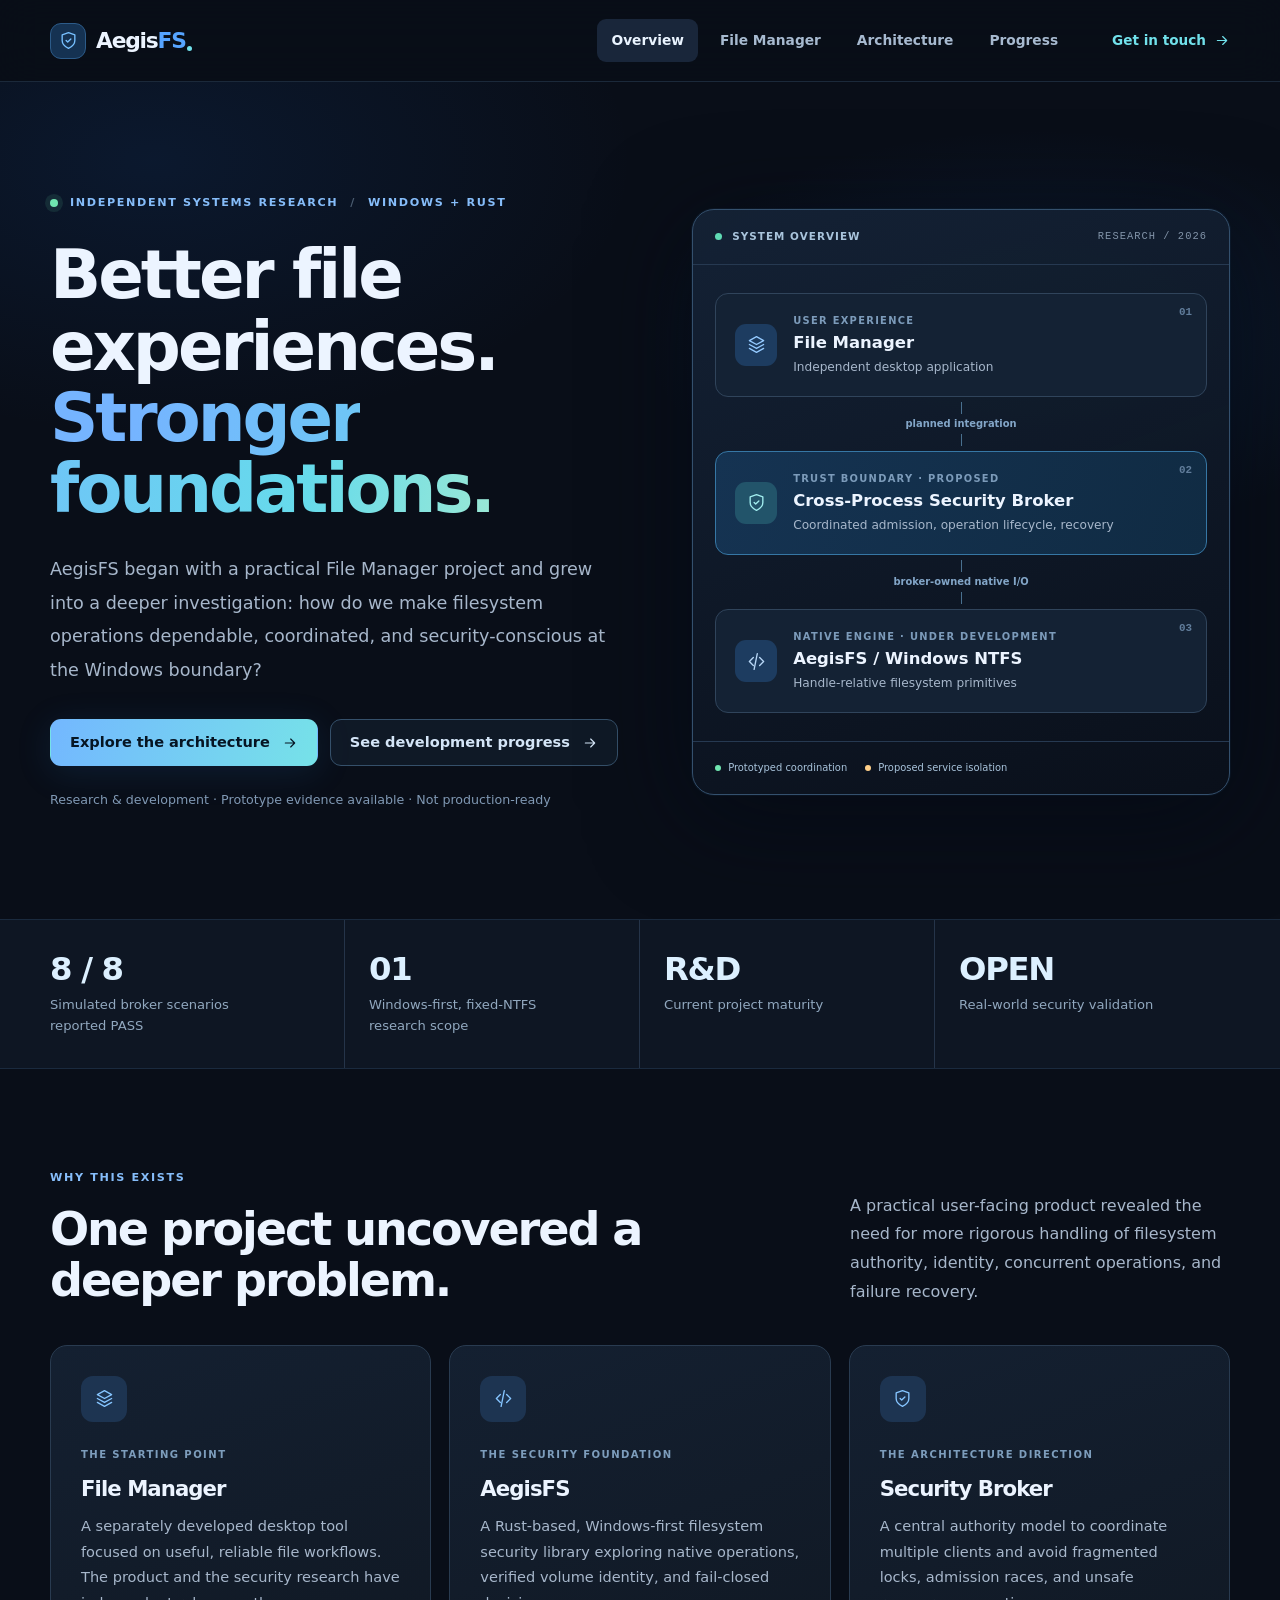
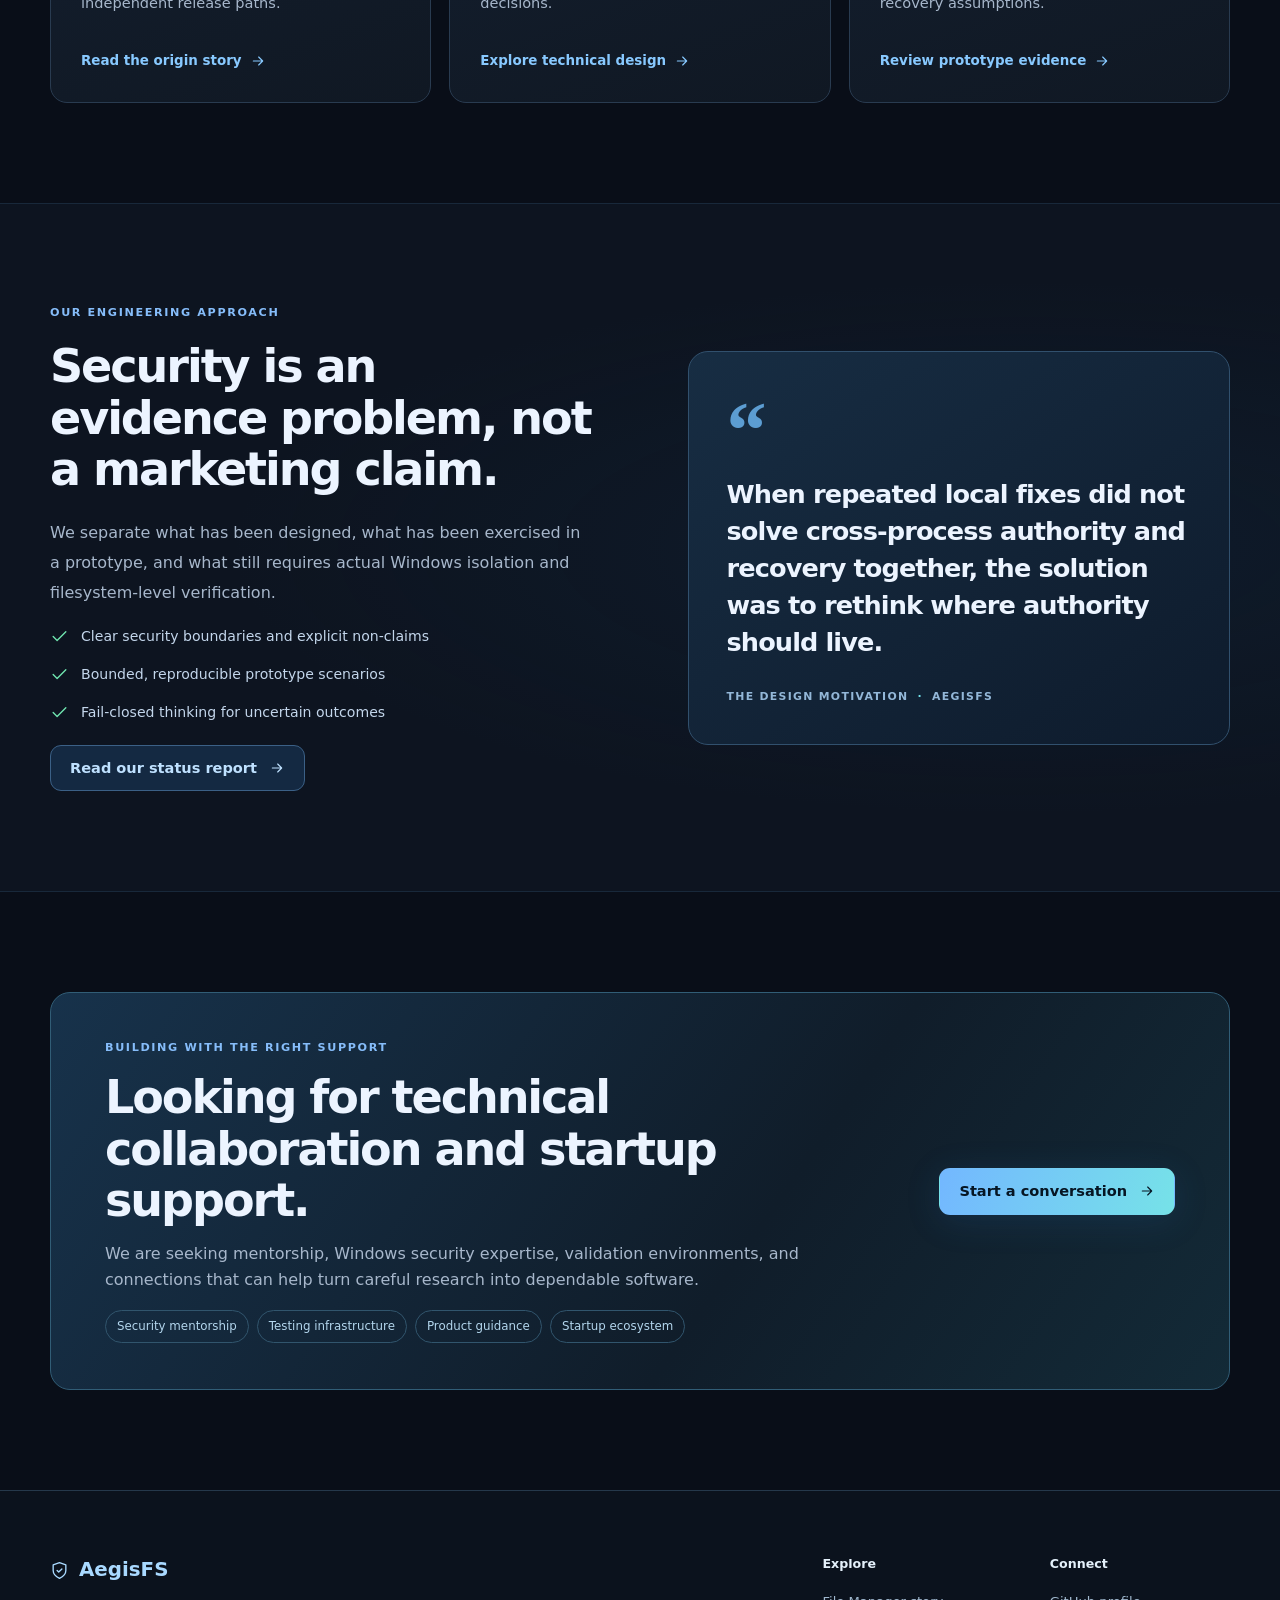
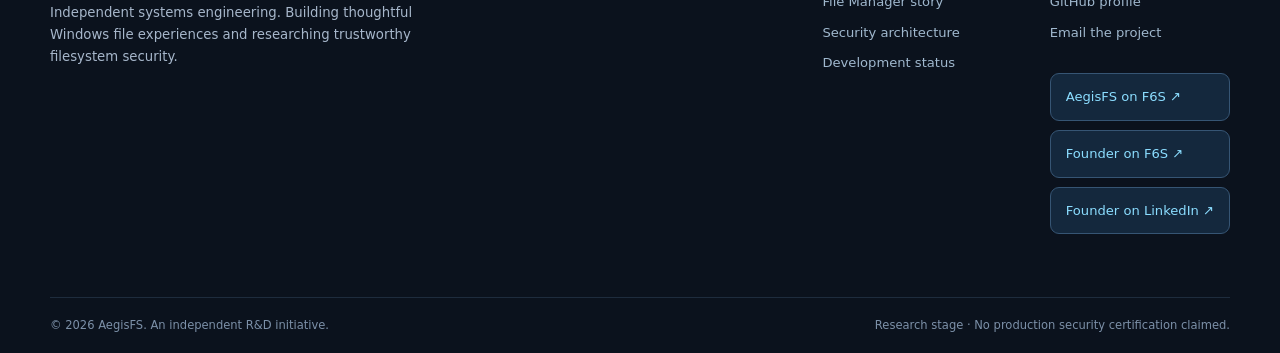
<file: index.html>
<!doctype html>
<html lang="en"><head><meta charset="utf-8"><meta name="viewport" content="width=device-width,initial-scale=1">
<title>Independent Windows filesystem security research | AegisFS</title><meta name="description" content="From a practical File Manager to AegisFS: independent Rust and Windows filesystem security engineering, broker architecture research and an honest development roadmap."><meta name="theme-color" content="#090e18"><meta name="color-scheme" content="dark">
<meta property="og:type" content="website"><meta property="og:title" content="Independent Windows filesystem security research | AegisFS"><meta property="og:description" content="From a practical File Manager to AegisFS: independent Rust and Windows filesystem security engineering, broker architecture research and an honest development roadmap."><meta property="og:url" content="https://drkavinet.tech/"><meta property="og:site_name" content="AegisFS">
<link rel="canonical" href="https://drkavinet.tech/"><link rel="icon" type="image/svg+xml" href="assets/favicon.svg"><link rel="stylesheet" href="assets/styles.css"><script src="assets/site.js" defer></script></head>
<body><a class="skip-link" href="#main">Skip to content</a>
<header class="site-header"><div class="container header-inner">
  <a class="brand" href="index.html" aria-label="AegisFS home"><span class="brand-mark"><svg aria-hidden="true" width="19" height="19" viewBox="0 0 24 24" fill="none" stroke="currentColor" stroke-width="1.7" stroke-linecap="round" stroke-linejoin="round"><path d="M12 22s8-4 8-10V5l-8-3-8 3v7c0 6 8 10 8 10Z"/><path d="m9 12 2 2 4-4"/></svg></span><span>Aegis<span class="brand-accent">FS</span></span><span class="brand-dot"></span></a>
  <nav class="desktop-nav" aria-label="Primary navigation"><a href="index.html" class="nav-link is-active" aria-current="page">Overview</a><a href="file-manager.html" class="nav-link " >File Manager</a><a href="architecture.html" class="nav-link " >Architecture</a><a href="progress.html" class="nav-link " >Progress</a></nav>
  <a class="header-contact" href="contact.html">Get in touch <svg aria-hidden="true" width="19" height="19" viewBox="0 0 24 24" fill="none" stroke="currentColor" stroke-width="1.7" stroke-linecap="round" stroke-linejoin="round"><path d="M5 12h14m-6-6 6 6-6 6"/></svg></a>
  <button class="mobile-nav-button" type="button" aria-expanded="false" aria-controls="mobile-navigation" aria-label="Open menu"><svg aria-hidden="true" width="19" height="19" viewBox="0 0 24 24" fill="none" stroke="currentColor" stroke-width="1.7" stroke-linecap="round" stroke-linejoin="round"><path d="M4 7h16M4 12h16M4 17h16"/></svg></button>
</div><nav class="mobile-nav" id="mobile-navigation" aria-label="Mobile navigation" hidden><a href="index.html" class="nav-link is-active" aria-current="page">Overview</a><a href="file-manager.html" class="nav-link " >File Manager</a><a href="architecture.html" class="nav-link " >Architecture</a><a href="progress.html" class="nav-link " >Progress</a><a class="nav-link" href="contact.html">Contact</a></nav></header><main id="main">
<section class="hero hero-home"><div class="container hero-grid"><div class="hero-copy">
 <div class="eyebrow"><span class="signal"></span> INDEPENDENT SYSTEMS RESEARCH <span class="eyebrow-divider">/</span> WINDOWS + RUST</div>
 <h1>Better file experiences.<br><span class="gradient-text">Stronger foundations.</span></h1>
 <p class="hero-lead">AegisFS began with a practical File Manager project and grew into a deeper investigation: how do we make filesystem operations dependable, coordinated, and security-conscious at the Windows boundary?</p>
 <div class="hero-actions"><a class="btn btn-primary" href="architecture.html">Explore the architecture <svg aria-hidden="true" width="19" height="19" viewBox="0 0 24 24" fill="none" stroke="currentColor" stroke-width="1.7" stroke-linecap="round" stroke-linejoin="round"><path d="M5 12h14m-6-6 6 6-6 6"/></svg></a><a class="btn btn-ghost" href="progress.html">See development progress <svg aria-hidden="true" width="19" height="19" viewBox="0 0 24 24" fill="none" stroke="currentColor" stroke-width="1.7" stroke-linecap="round" stroke-linejoin="round"><path d="M5 12h14m-6-6 6 6-6 6"/></svg></a></div>
 <p class="hero-caption">Research &amp; development · Prototype evidence available · Not production-ready</p>
 </div>
 <div class="hero-visual" aria-label="Diagram showing the File Manager, broker and AegisFS research layers">
 <div class="visual-top"><span><span class="visual-pulse"></span> SYSTEM OVERVIEW</span><span class="mono">RESEARCH / 2026</span></div>
 <div class="visual-system"><div class="system-card client-card"><div class="system-icon"><svg aria-hidden="true" width="19" height="19" viewBox="0 0 24 24" fill="none" stroke="currentColor" stroke-width="1.7" stroke-linecap="round" stroke-linejoin="round"><path d="m12 2 9 5-9 5-9-5 9-5Zm-9 10 9 5 9-5M3 17l9 5 9-5"/></svg></div><div><small>USER EXPERIENCE</small><strong>File Manager</strong><p>Independent desktop application</p></div><span class="node-number">01</span></div>
 <div class="flow-connector"><span></span><b>planned integration</b><span></span></div>
 <div class="system-card broker-card"><div class="system-icon"><svg aria-hidden="true" width="19" height="19" viewBox="0 0 24 24" fill="none" stroke="currentColor" stroke-width="1.7" stroke-linecap="round" stroke-linejoin="round"><path d="M12 22s8-4 8-10V5l-8-3-8 3v7c0 6 8 10 8 10Z"/><path d="m9 12 2 2 4-4"/></svg></div><div><small>TRUST BOUNDARY · PROPOSED</small><strong>Cross-Process Security Broker</strong><p>Coordinated admission, operation lifecycle, recovery</p></div><span class="node-number">02</span></div>
 <div class="flow-connector"><span></span><b>broker-owned native I/O</b><span></span></div>
 <div class="system-card fs-card"><div class="system-icon"><svg aria-hidden="true" width="19" height="19" viewBox="0 0 24 24" fill="none" stroke="currentColor" stroke-width="1.7" stroke-linecap="round" stroke-linejoin="round"><path d="m8 17-5-5 5-5m8 0 5 5-5 5m-3-15-4 20"/></svg></div><div><small>NATIVE ENGINE · UNDER DEVELOPMENT</small><strong>AegisFS / Windows NTFS</strong><p>Handle-relative filesystem primitives</p></div><span class="node-number">03</span></div></div>
 <div class="visual-bottom"><span><i></i> Prototyped coordination</span><span><i></i> Proposed service isolation</span></div>
 </div>
</div></section>
<section class="stats-band"><div class="container stats-grid"><div class="stat"><strong>8 / 8</strong><span>Simulated broker scenarios reported PASS</span></div><div class="stat"><strong>01</strong><span>Windows-first, fixed-NTFS research scope</span></div><div class="stat"><strong>R&amp;D</strong><span>Current project maturity</span></div><div class="stat"><strong>OPEN</strong><span>Real-world security validation</span></div></div></section>
<section class="section"><div class="container"><div class="section-heading"><div><div class="overline">WHY THIS EXISTS</div><h2>One project uncovered a deeper problem.</h2></div><p>A practical user-facing product revealed the need for more rigorous handling of filesystem authority, identity, concurrent operations, and failure recovery.</p></div>
 <div class="three-grid">
 <article class="feature-card"><div class="feature-icon"><svg aria-hidden="true" width="19" height="19" viewBox="0 0 24 24" fill="none" stroke="currentColor" stroke-width="1.7" stroke-linecap="round" stroke-linejoin="round"><path d="m12 2 9 5-9 5-9-5 9-5Zm-9 10 9 5 9-5M3 17l9 5 9-5"/></svg></div><div class="tiny-label">THE STARTING POINT</div><h3>File Manager</h3><p>A separately developed desktop tool focused on useful, reliable file workflows. The product and the security research have independent release paths.</p><a class="text-link" href="file-manager.html">Read the origin story <svg aria-hidden="true" width="19" height="19" viewBox="0 0 24 24" fill="none" stroke="currentColor" stroke-width="1.7" stroke-linecap="round" stroke-linejoin="round"><path d="M5 12h14m-6-6 6 6-6 6"/></svg></a></article>
 <article class="feature-card"><div class="feature-icon"><svg aria-hidden="true" width="19" height="19" viewBox="0 0 24 24" fill="none" stroke="currentColor" stroke-width="1.7" stroke-linecap="round" stroke-linejoin="round"><path d="m8 17-5-5 5-5m8 0 5 5-5 5m-3-15-4 20"/></svg></div><div class="tiny-label">THE SECURITY FOUNDATION</div><h3>AegisFS</h3><p>A Rust-based, Windows-first filesystem security library exploring native operations, verified volume identity, and fail-closed decisions.</p><a class="text-link" href="architecture.html">Explore technical design <svg aria-hidden="true" width="19" height="19" viewBox="0 0 24 24" fill="none" stroke="currentColor" stroke-width="1.7" stroke-linecap="round" stroke-linejoin="round"><path d="M5 12h14m-6-6 6 6-6 6"/></svg></a></article>
 <article class="feature-card"><div class="feature-icon"><svg aria-hidden="true" width="19" height="19" viewBox="0 0 24 24" fill="none" stroke="currentColor" stroke-width="1.7" stroke-linecap="round" stroke-linejoin="round"><path d="M12 22s8-4 8-10V5l-8-3-8 3v7c0 6 8 10 8 10Z"/><path d="m9 12 2 2 4-4"/></svg></div><div class="tiny-label">THE ARCHITECTURE DIRECTION</div><h3>Security Broker</h3><p>A central authority model to coordinate multiple clients and avoid fragmented locks, admission races, and unsafe recovery assumptions.</p><a class="text-link" href="progress.html">Review prototype evidence <svg aria-hidden="true" width="19" height="19" viewBox="0 0 24 24" fill="none" stroke="currentColor" stroke-width="1.7" stroke-linecap="round" stroke-linejoin="round"><path d="M5 12h14m-6-6 6 6-6 6"/></svg></a></article>
 </div></div></section>
<section class="section section-glow"><div class="container split-section"><div><div class="overline">OUR ENGINEERING APPROACH</div><h2>Security is an evidence problem, not a marketing claim.</h2><p>We separate what has been designed, what has been exercised in a prototype, and what still requires actual Windows isolation and filesystem-level verification.</p><div class="mini-check"><svg aria-hidden="true" width="19" height="19" viewBox="0 0 24 24" fill="none" stroke="currentColor" stroke-width="1.7" stroke-linecap="round" stroke-linejoin="round"><path d="M20 6 9 17l-5-5"/></svg> Clear security boundaries and explicit non-claims</div><div class="mini-check"><svg aria-hidden="true" width="19" height="19" viewBox="0 0 24 24" fill="none" stroke="currentColor" stroke-width="1.7" stroke-linecap="round" stroke-linejoin="round"><path d="M20 6 9 17l-5-5"/></svg> Bounded, reproducible prototype scenarios</div><div class="mini-check"><svg aria-hidden="true" width="19" height="19" viewBox="0 0 24 24" fill="none" stroke="currentColor" stroke-width="1.7" stroke-linecap="round" stroke-linejoin="round"><path d="M20 6 9 17l-5-5"/></svg> Fail-closed thinking for uncertain outcomes</div><a class="btn btn-secondary" href="progress.html">Read our status report <svg aria-hidden="true" width="19" height="19" viewBox="0 0 24 24" fill="none" stroke="currentColor" stroke-width="1.7" stroke-linecap="round" stroke-linejoin="round"><path d="M5 12h14m-6-6 6 6-6 6"/></svg></a></div>
<div class="quote-panel"><div class="quote-symbol">“</div><blockquote>When repeated local fixes did not solve cross-process authority and recovery together, the solution was to rethink where authority should live.</blockquote><div class="quote-byline">THE DESIGN MOTIVATION <span>·</span> AEGISFS</div></div></div></section>
<section class="section"><div class="container"><div class="support-panel"><div><div class="overline">BUILDING WITH THE RIGHT SUPPORT</div><h2>Looking for technical collaboration and startup support.</h2><p>We are seeking mentorship, Windows security expertise, validation environments, and connections that can help turn careful research into dependable software.</p><div class="pill-row"><span>Security mentorship</span><span>Testing infrastructure</span><span>Product guidance</span><span>Startup ecosystem</span></div></div><a class="btn btn-primary" href="contact.html">Start a conversation <svg aria-hidden="true" width="19" height="19" viewBox="0 0 24 24" fill="none" stroke="currentColor" stroke-width="1.7" stroke-linecap="round" stroke-linejoin="round"><path d="M5 12h14m-6-6 6 6-6 6"/></svg></a></div></div></section>
</main><footer class="site-footer"><div class="container footer-upper"><div><div class="footer-brand"><svg aria-hidden="true" width="19" height="19" viewBox="0 0 24 24" fill="none" stroke="currentColor" stroke-width="1.7" stroke-linecap="round" stroke-linejoin="round"><path d="M12 22s8-4 8-10V5l-8-3-8 3v7c0 6 8 10 8 10Z"/><path d="m9 12 2 2 4-4"/></svg> AegisFS</div><p>Independent systems engineering. Building thoughtful Windows file experiences and researching trustworthy filesystem security.</p></div>
    <div class="footer-links"><div><strong>Explore</strong><a href="file-manager.html">File Manager story</a><a href="architecture.html">Security architecture</a><a href="progress.html">Development status</a></div><div><strong>Connect</strong><a href="https://github.com/kavidev33" target="_blank" rel="noopener noreferrer">GitHub profile</a><a href="contact.html">Email the project</a>
      <div class="footer-social-buttons" aria-label="AegisFS external profiles">
        
<div style="display:flex; flex-direction:column;
            gap:9px; margin-top:14px; max-width:260px;">

  <a href="https://www.f6s.com/aegisfs"
     target="_blank" rel="noopener noreferrer"
     style="display:block; padding:12px 15px;
            border:1px solid #365574;
            border-radius:9px; background:#14283d;
            color:#8bddff; text-decoration:none;">
    AegisFS on F6S ↗
  </a>

  <a href="https://www.f6s.com/kavishka-chathuranga"
     target="_blank" rel="noopener noreferrer"
     style="display:block; padding:12px 15px;
            border:1px solid #365574;
            border-radius:9px; background:#14283d;
            color:#8bddff; text-decoration:none;">
    Founder on F6S ↗
  </a>

  <a href="https://www.linkedin.com/in/kavishka-chathuranga-229941209/"
     target="_blank" rel="noopener noreferrer"
     style="display:block; padding:12px 15px;
            border:1px solid #365574;
            border-radius:9px; background:#14283d;
            color:#8bddff; text-decoration:none;">
    Founder on LinkedIn ↗
  </a>

</div>

      </div></div></div></div>
    <div class="container footer-bottom"><span>© <span id="year">2026</span> AegisFS. An independent R&amp;D initiative.</span><span>Research stage · No production security certification claimed.</span></div></footer></body></html>
</file>
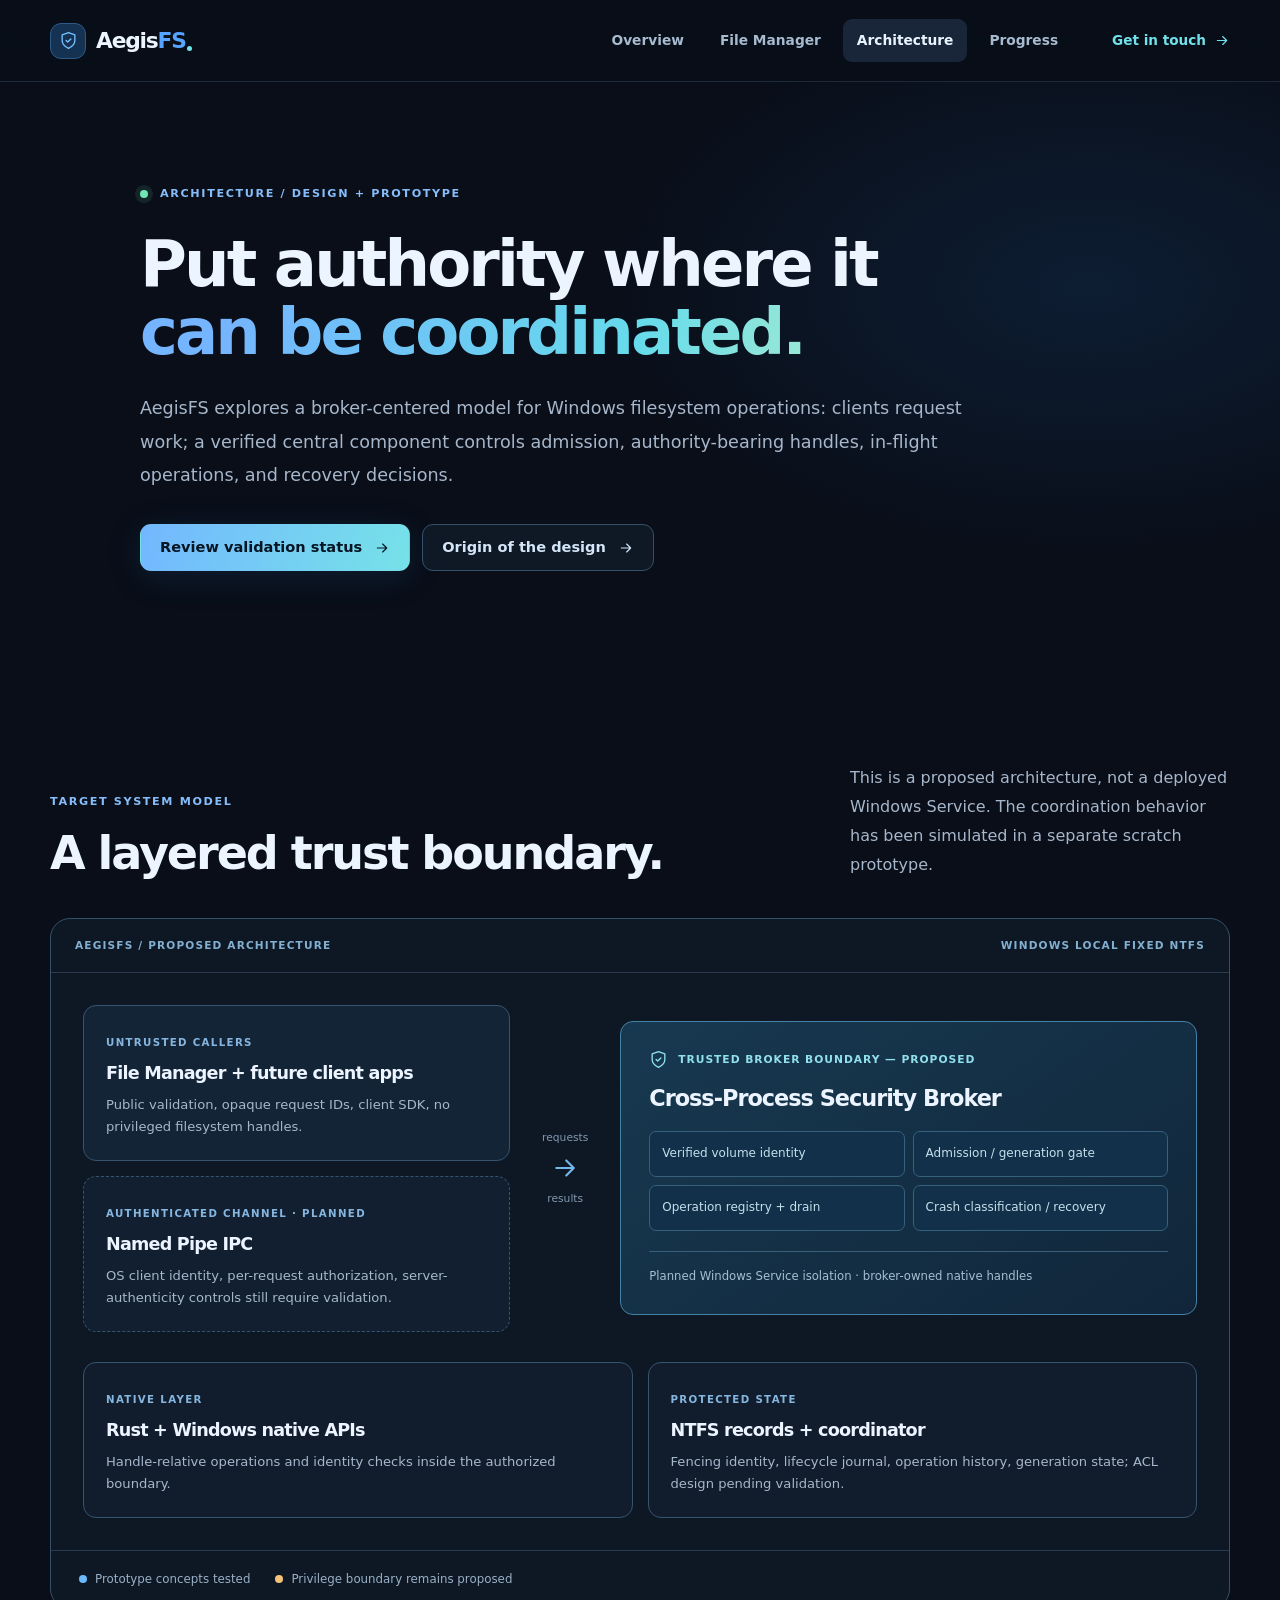
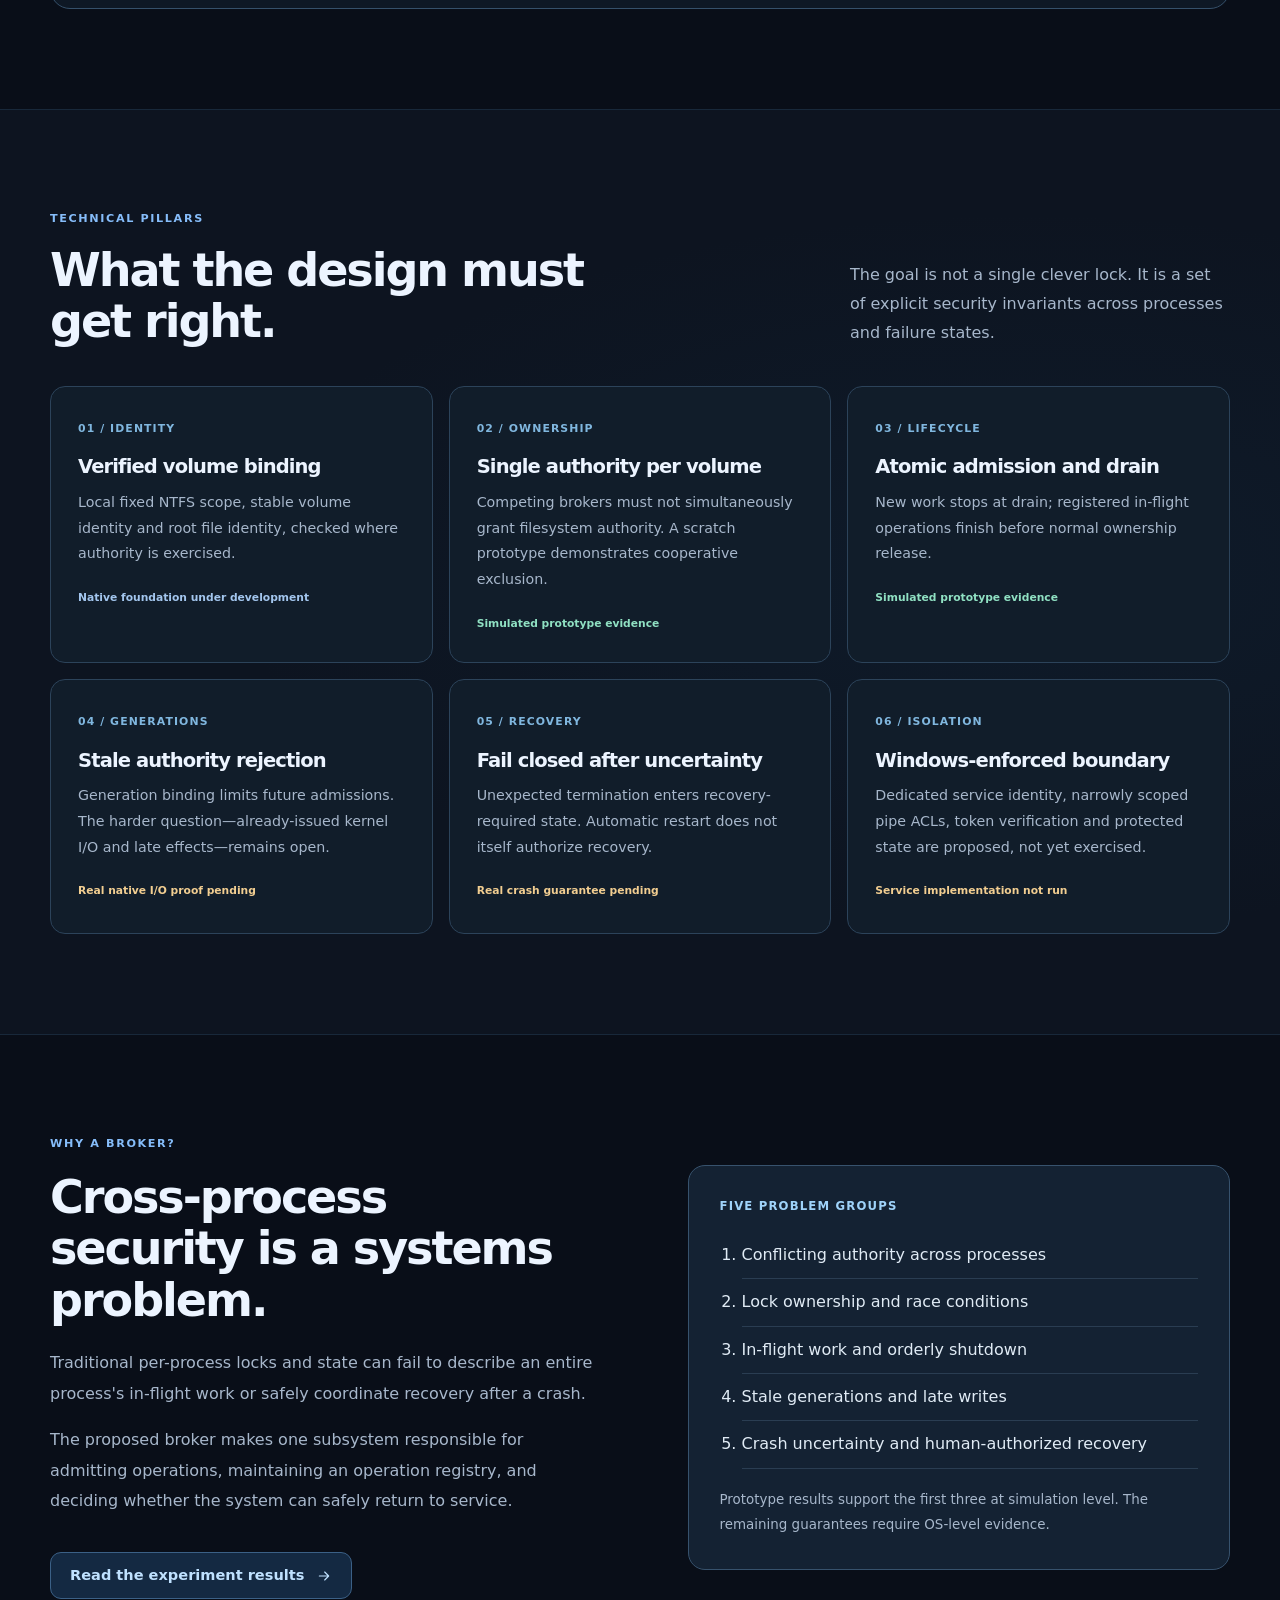
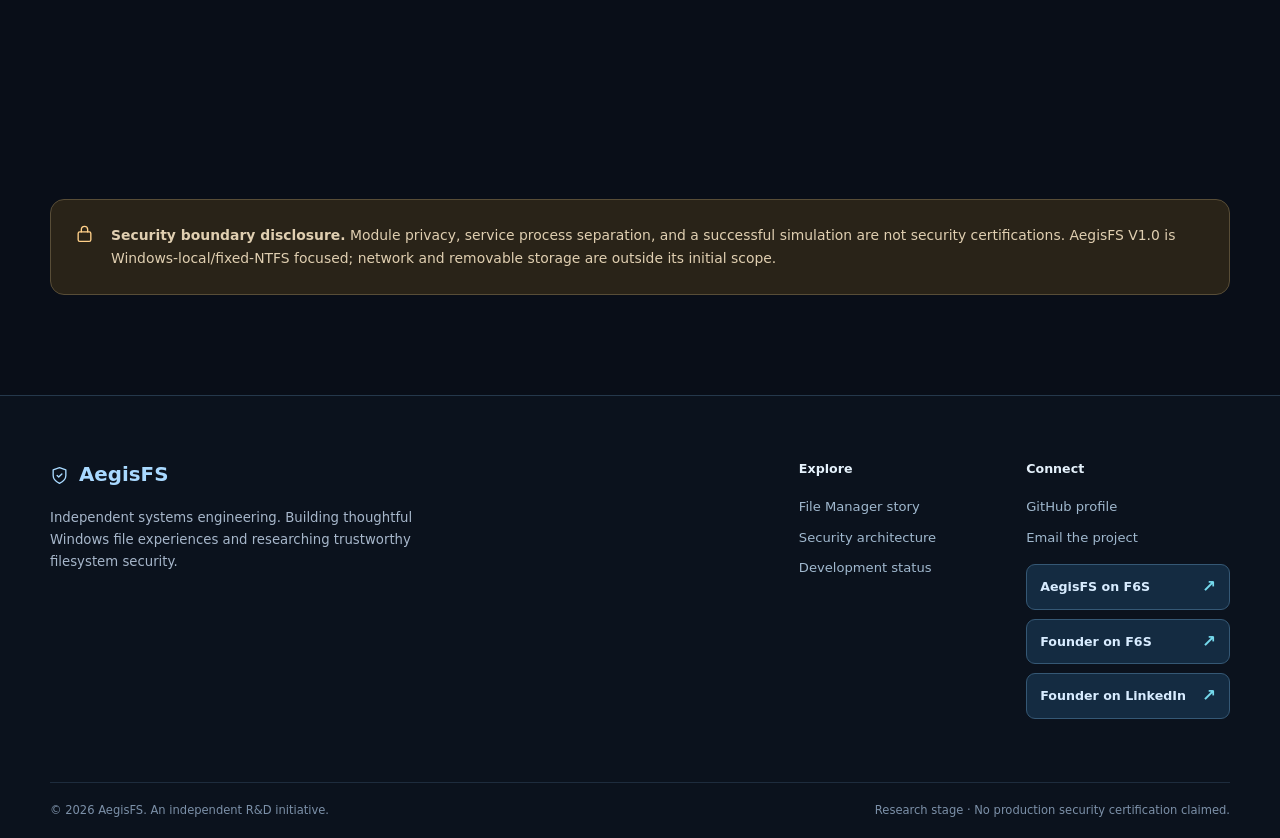
<file: architecture.html>
<!doctype html>
<html lang="en"><head><meta charset="utf-8"><meta name="viewport" content="width=device-width,initial-scale=1">
<title>Deep Security Architecture | AegisFS</title><meta name="description" content="Technical overview of AegisFS: Rust native Windows filesystem operations, a proposed cross-process broker, generation-bound admission, fail-closed recovery and current limitations."><meta name="theme-color" content="#090e18"><meta name="color-scheme" content="dark">
<meta property="og:type" content="website"><meta property="og:title" content="Deep Security Architecture | AegisFS"><meta property="og:description" content="Technical overview of AegisFS: Rust native Windows filesystem operations, a proposed cross-process broker, generation-bound admission, fail-closed recovery and current limitations."><meta property="og:url" content="https://drkavinet.tech/architecture.html"><meta property="og:site_name" content="AegisFS">
<link rel="canonical" href="https://drkavinet.tech/architecture.html"><link rel="icon" type="image/svg+xml" href="assets/favicon.svg"><link rel="stylesheet" href="assets/styles.css"><script src="assets/site.js" defer></script></head>
<body><a class="skip-link" href="#main">Skip to content</a>
<header class="site-header"><div class="container header-inner">
  <a class="brand" href="index.html" aria-label="AegisFS home"><span class="brand-mark"><svg aria-hidden="true" width="19" height="19" viewBox="0 0 24 24" fill="none" stroke="currentColor" stroke-width="1.7" stroke-linecap="round" stroke-linejoin="round"><path d="M12 22s8-4 8-10V5l-8-3-8 3v7c0 6 8 10 8 10Z"/><path d="m9 12 2 2 4-4"/></svg></span><span>Aegis<span class="brand-accent">FS</span></span><span class="brand-dot"></span></a>
  <nav class="desktop-nav" aria-label="Primary navigation"><a href="index.html" class="nav-link " >Overview</a><a href="file-manager.html" class="nav-link " >File Manager</a><a href="architecture.html" class="nav-link is-active" aria-current="page">Architecture</a><a href="progress.html" class="nav-link " >Progress</a></nav>
  <a class="header-contact" href="contact.html">Get in touch <svg aria-hidden="true" width="19" height="19" viewBox="0 0 24 24" fill="none" stroke="currentColor" stroke-width="1.7" stroke-linecap="round" stroke-linejoin="round"><path d="M5 12h14m-6-6 6 6-6 6"/></svg></a>
  <button class="mobile-nav-button" type="button" aria-expanded="false" aria-controls="mobile-navigation" aria-label="Open menu"><svg aria-hidden="true" width="19" height="19" viewBox="0 0 24 24" fill="none" stroke="currentColor" stroke-width="1.7" stroke-linecap="round" stroke-linejoin="round"><path d="M4 7h16M4 12h16M4 17h16"/></svg></button>
</div><nav class="mobile-nav" id="mobile-navigation" aria-label="Mobile navigation" hidden><a href="index.html" class="nav-link " >Overview</a><a href="file-manager.html" class="nav-link " >File Manager</a><a href="architecture.html" class="nav-link is-active" aria-current="page">Architecture</a><a href="progress.html" class="nav-link " >Progress</a><a class="nav-link" href="contact.html">Contact</a></nav></header><main id="main">
<section class="page-hero"><div class="container narrow"><div class="eyebrow"><span class="signal"></span> ARCHITECTURE / DESIGN + PROTOTYPE</div><h1>Put authority where it<br><span class="gradient-text">can be coordinated.</span></h1><p class="hero-lead">AegisFS explores a broker-centered model for Windows filesystem operations: clients request work; a verified central component controls admission, authority-bearing handles, in-flight operations, and recovery decisions.</p><div class="hero-actions"><a class="btn btn-primary" href="progress.html">Review validation status <svg aria-hidden="true" width="19" height="19" viewBox="0 0 24 24" fill="none" stroke="currentColor" stroke-width="1.7" stroke-linecap="round" stroke-linejoin="round"><path d="M5 12h14m-6-6 6 6-6 6"/></svg></a><a class="btn btn-ghost" href="file-manager.html">Origin of the design <svg aria-hidden="true" width="19" height="19" viewBox="0 0 24 24" fill="none" stroke="currentColor" stroke-width="1.7" stroke-linecap="round" stroke-linejoin="round"><path d="M5 12h14m-6-6 6 6-6 6"/></svg></a></div></div></section>
<section class="section"><div class="container"><div class="section-heading"><div><div class="overline">TARGET SYSTEM MODEL</div><h2>A layered trust boundary.</h2></div><p>This is a proposed architecture, not a deployed Windows Service. The coordination behavior has been simulated in a separate scratch prototype.</p></div>
<div class="arch-frame"><div class="arch-topline"><span>AEGISFS / PROPOSED ARCHITECTURE</span><span>WINDOWS LOCAL FIXED NTFS</span></div>
<div class="arch-layout"><div class="arch-client-column"><div class="arch-block"><span class="arch-kicker">UNTRUSTED CALLERS</span><h3>File Manager + future client apps</h3><p>Public validation, opaque request IDs, client SDK, no privileged filesystem handles.</p></div><div class="arch-block secondary-block"><span class="arch-kicker">AUTHENTICATED CHANNEL · PLANNED</span><h3>Named Pipe IPC</h3><p>OS client identity, per-request authorization, server-authenticity controls still require validation.</p></div></div>
<div class="arch-mid-arrow"><span>requests</span><svg aria-hidden="true" width="19" height="19" viewBox="0 0 24 24" fill="none" stroke="currentColor" stroke-width="1.7" stroke-linecap="round" stroke-linejoin="round"><path d="M5 12h14m-6-6 6 6-6 6"/></svg><span>results</span></div>
<div class="arch-broker"><div class="arch-broker-head"><svg aria-hidden="true" width="19" height="19" viewBox="0 0 24 24" fill="none" stroke="currentColor" stroke-width="1.7" stroke-linecap="round" stroke-linejoin="round"><path d="M12 22s8-4 8-10V5l-8-3-8 3v7c0 6 8 10 8 10Z"/><path d="m9 12 2 2 4-4"/></svg> <span>TRUSTED BROKER BOUNDARY — PROPOSED</span></div><h3>Cross-Process Security Broker</h3><div class="broker-cells"><div>Verified volume identity</div><div>Admission / generation gate</div><div>Operation registry + drain</div><div>Crash classification / recovery</div></div><div class="arch-broker-note">Planned Windows Service isolation · broker-owned native handles</div></div>
<div class="arch-bottom-row"><div class="arch-bottom-block"><span class="arch-kicker">NATIVE LAYER</span><h3>Rust + Windows native APIs</h3><p>Handle-relative operations and identity checks inside the authorized boundary.</p></div><div class="arch-bottom-block"><span class="arch-kicker">PROTECTED STATE</span><h3>NTFS records + coordinator</h3><p>Fencing identity, lifecycle journal, operation history, generation state; ACL design pending validation.</p></div></div>
</div><div class="arch-legend"><span><i class="legend-blue"></i> Prototype concepts tested</span><span><i class="legend-gold"></i> Privilege boundary remains proposed</span></div></div>
</div></section>
<section class="section section-glow"><div class="container"><div class="section-heading"><div><div class="overline">TECHNICAL PILLARS</div><h2>What the design must get right.</h2></div><p>The goal is not a single clever lock. It is a set of explicit security invariants across processes and failure states.</p></div><div class="pillar-grid">
<div class="pillar"><span class="pillar-id">01 / IDENTITY</span><h3>Verified volume binding</h3><p>Local fixed NTFS scope, stable volume identity and root file identity, checked where authority is exercised.</p><span class="tag tag-design">Native foundation under development</span></div>
<div class="pillar"><span class="pillar-id">02 / OWNERSHIP</span><h3>Single authority per volume</h3><p>Competing brokers must not simultaneously grant filesystem authority. A scratch prototype demonstrates cooperative exclusion.</p><span class="tag tag-test">Simulated prototype evidence</span></div>
<div class="pillar"><span class="pillar-id">03 / LIFECYCLE</span><h3>Atomic admission and drain</h3><p>New work stops at drain; registered in-flight operations finish before normal ownership release.</p><span class="tag tag-test">Simulated prototype evidence</span></div>
<div class="pillar"><span class="pillar-id">04 / GENERATIONS</span><h3>Stale authority rejection</h3><p>Generation binding limits future admissions. The harder question—already-issued kernel I/O and late effects—remains open.</p><span class="tag tag-pending">Real native I/O proof pending</span></div>
<div class="pillar"><span class="pillar-id">05 / RECOVERY</span><h3>Fail closed after uncertainty</h3><p>Unexpected termination enters recovery-required state. Automatic restart does not itself authorize recovery.</p><span class="tag tag-pending">Real crash guarantee pending</span></div>
<div class="pillar"><span class="pillar-id">06 / ISOLATION</span><h3>Windows-enforced boundary</h3><p>Dedicated service identity, narrowly scoped pipe ACLs, token verification and protected state are proposed, not yet exercised.</p><span class="tag tag-pending">Service implementation not run</span></div>
</div></div></section>
<section class="section"><div class="container split-section"><div><div class="overline">WHY A BROKER?</div><h2>Cross-process security is a systems problem.</h2><p>Traditional per-process locks and state can fail to describe an entire process's in-flight work or safely coordinate recovery after a crash.</p><p>The proposed broker makes one subsystem responsible for admitting operations, maintaining an operation registry, and deciding whether the system can safely return to service.</p><a class="btn btn-secondary" href="progress.html">Read the experiment results <svg aria-hidden="true" width="19" height="19" viewBox="0 0 24 24" fill="none" stroke="currentColor" stroke-width="1.7" stroke-linecap="round" stroke-linejoin="round"><path d="M5 12h14m-6-6 6 6-6 6"/></svg></a></div><div class="risk-box"><div class="risk-heading">FIVE PROBLEM GROUPS</div><ol><li>Conflicting authority across processes</li><li>Lock ownership and race conditions</li><li>In-flight work and orderly shutdown</li><li>Stale generations and late writes</li><li>Crash uncertainty and human-authorized recovery</li></ol><p>Prototype results support the first three at simulation level. The remaining guarantees require OS-level evidence.</p></div></div></section>
<section class="section"><div class="container"><div class="note-banner"><svg aria-hidden="true" width="19" height="19" viewBox="0 0 24 24" fill="none" stroke="currentColor" stroke-width="1.7" stroke-linecap="round" stroke-linejoin="round"><rect x="4" y="10" width="16" height="12" rx="2"/><path d="M8 10V7a4 4 0 0 1 8 0v3"/></svg><p><strong>Security boundary disclosure.</strong> Module privacy, service process separation, and a successful simulation are not security certifications. AegisFS V1.0 is Windows-local/fixed-NTFS focused; network and removable storage are outside its initial scope.</p></div></div></section></main><footer class="site-footer"><div class="container footer-upper"><div><div class="footer-brand"><svg aria-hidden="true" width="19" height="19" viewBox="0 0 24 24" fill="none" stroke="currentColor" stroke-width="1.7" stroke-linecap="round" stroke-linejoin="round"><path d="M12 22s8-4 8-10V5l-8-3-8 3v7c0 6 8 10 8 10Z"/><path d="m9 12 2 2 4-4"/></svg> AegisFS</div><p>Independent systems engineering. Building thoughtful Windows file experiences and researching trustworthy filesystem security.</p></div>
    <div class="footer-links"><div><strong>Explore</strong><a href="file-manager.html">File Manager story</a><a href="architecture.html">Security architecture</a><a href="progress.html">Development status</a></div><div><strong>Connect</strong><a href="https://github.com/kavidev33" target="_blank" rel="noopener noreferrer">GitHub profile</a><a href="contact.html">Email the project</a>
      <div class="footer-social-buttons" aria-label="AegisFS external profiles">
        <a class="footer-social-btn" href="https://www.f6s.com/aegisfs" target="_blank" rel="noopener noreferrer"><span>AegisFS on F6S</span><span aria-hidden="true">↗</span></a>
        <a class="footer-social-btn" href="https://www.f6s.com/kavishka-chathuranga" target="_blank" rel="noopener noreferrer"><span>Founder on F6S</span><span aria-hidden="true">↗</span></a>
        <a class="footer-social-btn" href="https://www.linkedin.com/in/kavishka-chathuranga-229941209/" target="_blank" rel="noopener noreferrer"><span>Founder on LinkedIn</span><span aria-hidden="true">↗</span></a>
      </div></div></div></div>
    <div class="container footer-bottom"><span>© <span id="year">2026</span> AegisFS. An independent R&amp;D initiative.</span><span>Research stage · No production security certification claimed.</span></div></footer></body></html>
</file>
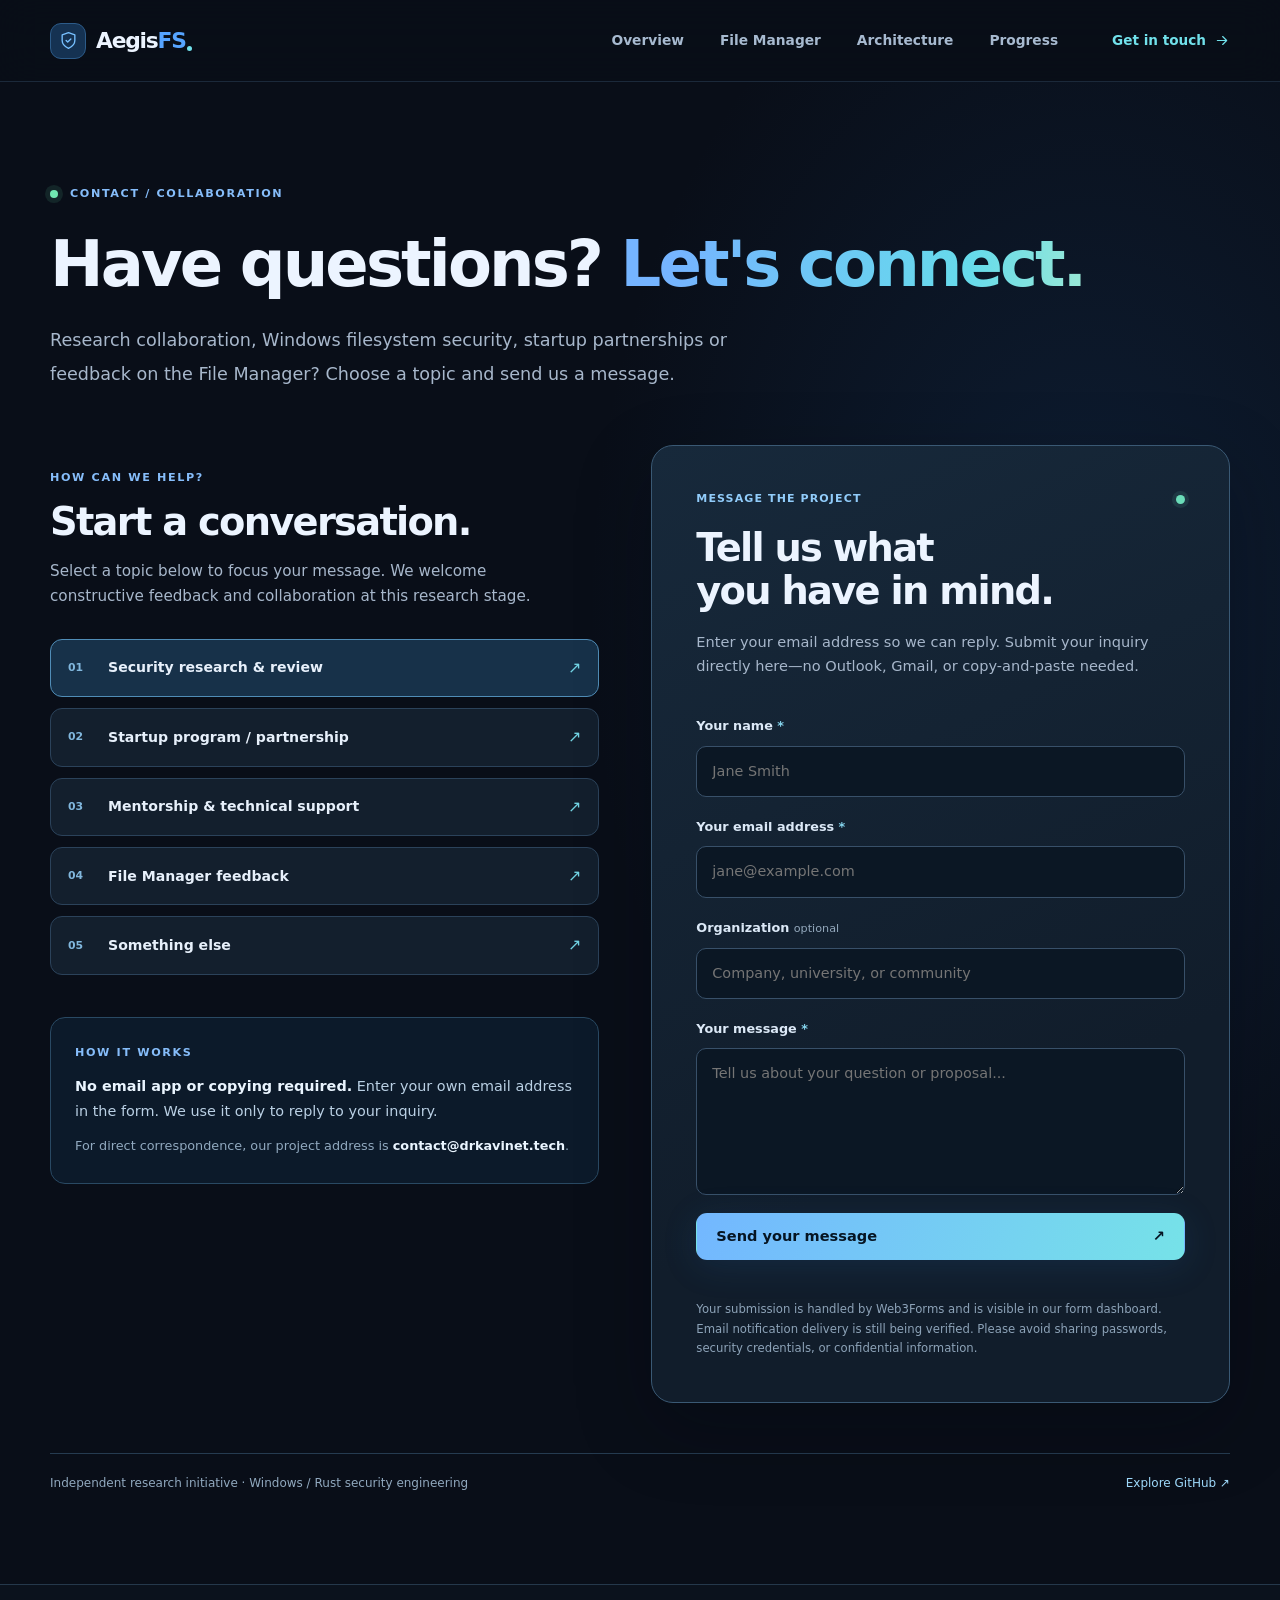
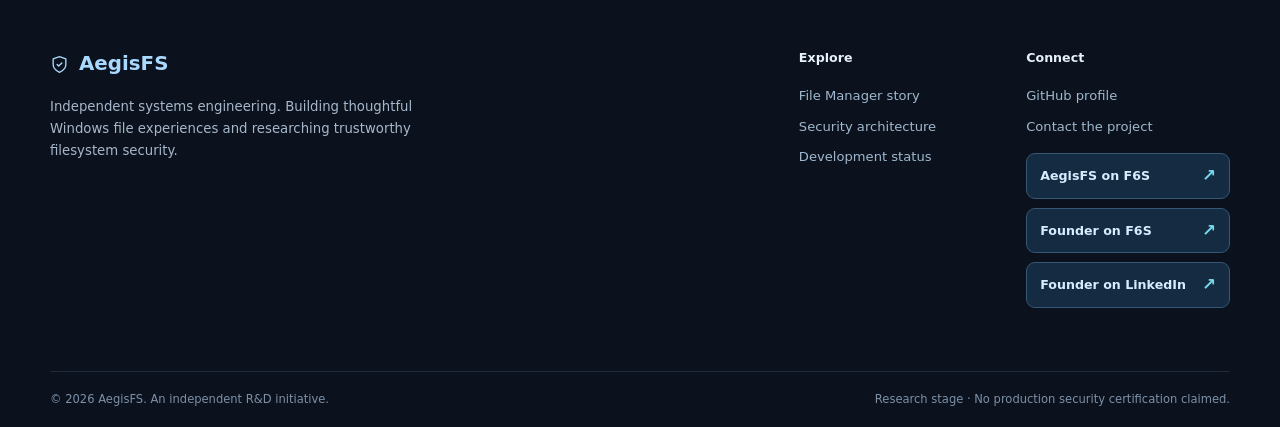
<file: contact.html>
<!doctype html>
<html lang="en"><head><meta charset="utf-8"><meta name="viewport" content="width=device-width,initial-scale=1">
<title>Contact & collaboration | AegisFS</title><meta name="description" content="From a practical File Manager to AegisFS: independent Rust and Windows filesystem security engineering, broker architecture research and an honest development roadmap."><meta name="theme-color" content="#090e18"><meta name="color-scheme" content="dark">
<meta property="og:type" content="website"><meta property="og:title" content="Independent Windows filesystem security research | AegisFS"><meta property="og:description" content="From a practical File Manager to AegisFS: independent Rust and Windows filesystem security engineering, broker architecture research and an honest development roadmap."><meta property="og:url" content="https://drkavinet.tech/"><meta property="og:site_name" content="AegisFS">
<link rel="canonical" href="https://drkavinet.tech/contact.html"><link rel="icon" type="image/svg+xml" href="assets/favicon.svg"><link rel="stylesheet" href="assets/styles.css"><script src="assets/site.js" defer></script></head>
<body><a class="skip-link" href="#main">Skip to content</a>
<header class="site-header"><div class="container header-inner">
  <a class="brand" href="index.html" aria-label="AegisFS home"><span class="brand-mark"><svg aria-hidden="true" width="19" height="19" viewBox="0 0 24 24" fill="none" stroke="currentColor" stroke-width="1.7" stroke-linecap="round" stroke-linejoin="round"><path d="M12 22s8-4 8-10V5l-8-3-8 3v7c0 6 8 10 8 10Z"/><path d="m9 12 2 2 4-4"/></svg></span><span>Aegis<span class="brand-accent">FS</span></span><span class="brand-dot"></span></a>
  <nav class="desktop-nav" aria-label="Primary navigation"><a href="index.html" class="nav-link ">Overview</a><a href="file-manager.html" class="nav-link " >File Manager</a><a href="architecture.html" class="nav-link " >Architecture</a><a href="progress.html" class="nav-link " >Progress</a></nav>
  <a class="header-contact" href="contact.html">Get in touch <svg aria-hidden="true" width="19" height="19" viewBox="0 0 24 24" fill="none" stroke="currentColor" stroke-width="1.7" stroke-linecap="round" stroke-linejoin="round"><path d="M5 12h14m-6-6 6 6-6 6"/></svg></a>
  <button class="mobile-nav-button" type="button" aria-expanded="false" aria-controls="mobile-navigation" aria-label="Open menu"><svg aria-hidden="true" width="19" height="19" viewBox="0 0 24 24" fill="none" stroke="currentColor" stroke-width="1.7" stroke-linecap="round" stroke-linejoin="round"><path d="M4 7h16M4 12h16M4 17h16"/></svg></button>
</div><nav class="mobile-nav" id="mobile-navigation" aria-label="Mobile navigation" hidden><a href="index.html" class="nav-link ">Overview</a><a href="file-manager.html" class="nav-link " >File Manager</a><a href="architecture.html" class="nav-link " >Architecture</a><a href="progress.html" class="nav-link " >Progress</a><a class="nav-link" href="contact.html">Contact</a></nav></header><main id="main">
<section class="page-hero contact-page-hero"><div class="container">
  <div class="eyebrow"><span class="signal"></span> CONTACT / COLLABORATION</div>
  <h1>Have questions? <span class="gradient-text">Let's connect.</span></h1>
  <p class="hero-lead">Research collaboration, Windows filesystem security, startup partnerships or feedback on the File Manager? Choose a topic and send us a message.</p>
  <div class="contact-layout">
    <div class="contact-intro">
      <div class="overline">HOW CAN WE HELP?</div>
      <h2>Start a conversation.</h2>
      <p>Select a topic below to focus your message. We welcome constructive feedback and collaboration at this research stage.</p>
      <fieldset class="topic-choices" aria-label="Choose your inquiry topic">
        <legend class="sr-only">Inquiry topic</legend>
        <label class="topic-choice"><input type="radio" name="inquiry-topic" value="Security research and review" checked><span class="topic-num">01</span><span>Security research &amp; review</span><span aria-hidden="true">↗</span></label>
        <label class="topic-choice"><input type="radio" name="inquiry-topic" value="Startup program or partnership"><span class="topic-num">02</span><span>Startup program / partnership</span><span aria-hidden="true">↗</span></label>
        <label class="topic-choice"><input type="radio" name="inquiry-topic" value="Mentorship and technical support"><span class="topic-num">03</span><span>Mentorship &amp; technical support</span><span aria-hidden="true">↗</span></label>
        <label class="topic-choice"><input type="radio" name="inquiry-topic" value="File Manager feedback"><span class="topic-num">04</span><span>File Manager feedback</span><span aria-hidden="true">↗</span></label>
        <label class="topic-choice"><input type="radio" name="inquiry-topic" value="Other inquiry"><span class="topic-num">05</span><span>Something else</span><span aria-hidden="true">↗</span></label>
      </fieldset>
      <div class="contact-help-note">
        <div class="overline">HOW IT WORKS</div>
        <p><strong>No email app or copying required.</strong> Enter your own email address in the form. We use it only to reply to your inquiry.</p>
        <p class="contact-secondary">For direct correspondence, our project address is <strong>contact@drkavinet.tech</strong>.</p>
      </div>
    </div>
    <div class="contact-form-card">
      <div class="form-topline"><span>MESSAGE THE PROJECT</span><span class="form-live-dot" aria-hidden="true"></span></div>
      <h2>Tell us what<br>you have in mind.</h2>
      <p>Enter your email address so we can reply. Submit your inquiry directly here—no Outlook, Gmail, or copy-and-paste needed.</p>
      <form id="aegis-contact-form" novalidate>
        <input type="hidden" name="access_key" value="b4026219-2996-4d77-a252-c07667c9acc2">
        <input type="hidden" name="subject" value="AegisFS website inquiry">
        <input type="hidden" name="from_name" value="AegisFS Website">
        <input type="hidden" name="inquiry_type" id="form-inquiry-type" value="Security research and review">
        <input type="checkbox" name="botcheck" tabindex="-1" class="form-honeypot" aria-hidden="true">
        <label for="contact-name">Your name <span class="required">*</span></label>
        <input id="contact-name" name="name" type="text" autocomplete="name" maxlength="100" placeholder="Jane Smith" required>
        <label for="contact-email">Your email address <span class="required">*</span></label>
        <input id="contact-email" name="email" type="email" autocomplete="email" maxlength="160" placeholder="jane@example.com" required>
        <label for="contact-organization">Organization <span class="optional">optional</span></label>
        <input id="contact-organization" name="organization" type="text" maxlength="140" placeholder="Company, university, or community">
        <label for="contact-message">Your message <span class="required">*</span></label>
        <textarea id="contact-message" name="message" rows="5" minlength="10" maxlength="4000" placeholder="Tell us about your question or proposal..." required></textarea>
        <p id="form-setup-note" class="form-setup-note" hidden>Online message submission is temporarily unavailable. You can contact us at contact@drkavinet.tech.</p>
        <button class="btn btn-primary form-submit" type="submit" disabled>Send your message <span aria-hidden="true">↗</span></button>
        <p id="form-feedback" class="form-feedback" role="status" aria-live="polite"></p>
        <p class="form-privacy">Your submission is handled by Web3Forms and is visible in our form dashboard. Email notification delivery is still being verified. Please avoid sharing passwords, security credentials, or confidential information.</p>
      </form>
    </div>
  </div>
  <div class="contact-lower"><span>Independent research initiative · Windows / Rust security engineering</span><a href="https://github.com/kavidev33" target="_blank" rel="noopener noreferrer">Explore GitHub ↗</a></div>
</div></section>
</main><footer class="site-footer"><div class="container footer-upper"><div><div class="footer-brand"><svg aria-hidden="true" width="19" height="19" viewBox="0 0 24 24" fill="none" stroke="currentColor" stroke-width="1.7" stroke-linecap="round" stroke-linejoin="round"><path d="M12 22s8-4 8-10V5l-8-3-8 3v7c0 6 8 10 8 10Z"/><path d="m9 12 2 2 4-4"/></svg> AegisFS</div><p>Independent systems engineering. Building thoughtful Windows file experiences and researching trustworthy filesystem security.</p></div>
    <div class="footer-links"><div><strong>Explore</strong><a href="file-manager.html">File Manager story</a><a href="architecture.html">Security architecture</a><a href="progress.html">Development status</a></div><div><strong>Connect</strong><a href="https://github.com/kavidev33" target="_blank" rel="noopener noreferrer">GitHub profile</a><a href="contact.html">Contact the project</a>
      <div class="footer-social-buttons" aria-label="AegisFS external profiles">
        <a class="footer-social-btn" href="https://www.f6s.com/aegisfs" target="_blank" rel="noopener noreferrer"><span>AegisFS on F6S</span><span aria-hidden="true">↗</span></a>
        <a class="footer-social-btn" href="https://www.f6s.com/kavishka-chathuranga" target="_blank" rel="noopener noreferrer"><span>Founder on F6S</span><span aria-hidden="true">↗</span></a>
        <a class="footer-social-btn" href="https://www.linkedin.com/in/kavishka-chathuranga-229941209/" target="_blank" rel="noopener noreferrer"><span>Founder on LinkedIn</span><span aria-hidden="true">↗</span></a>
      </div></div></div></div>
    <div class="container footer-bottom"><span>© <span id="year">2026</span> AegisFS. An independent R&amp;D initiative.</span><span>Research stage · No production security certification claimed.</span></div></footer></body></html>
</file>
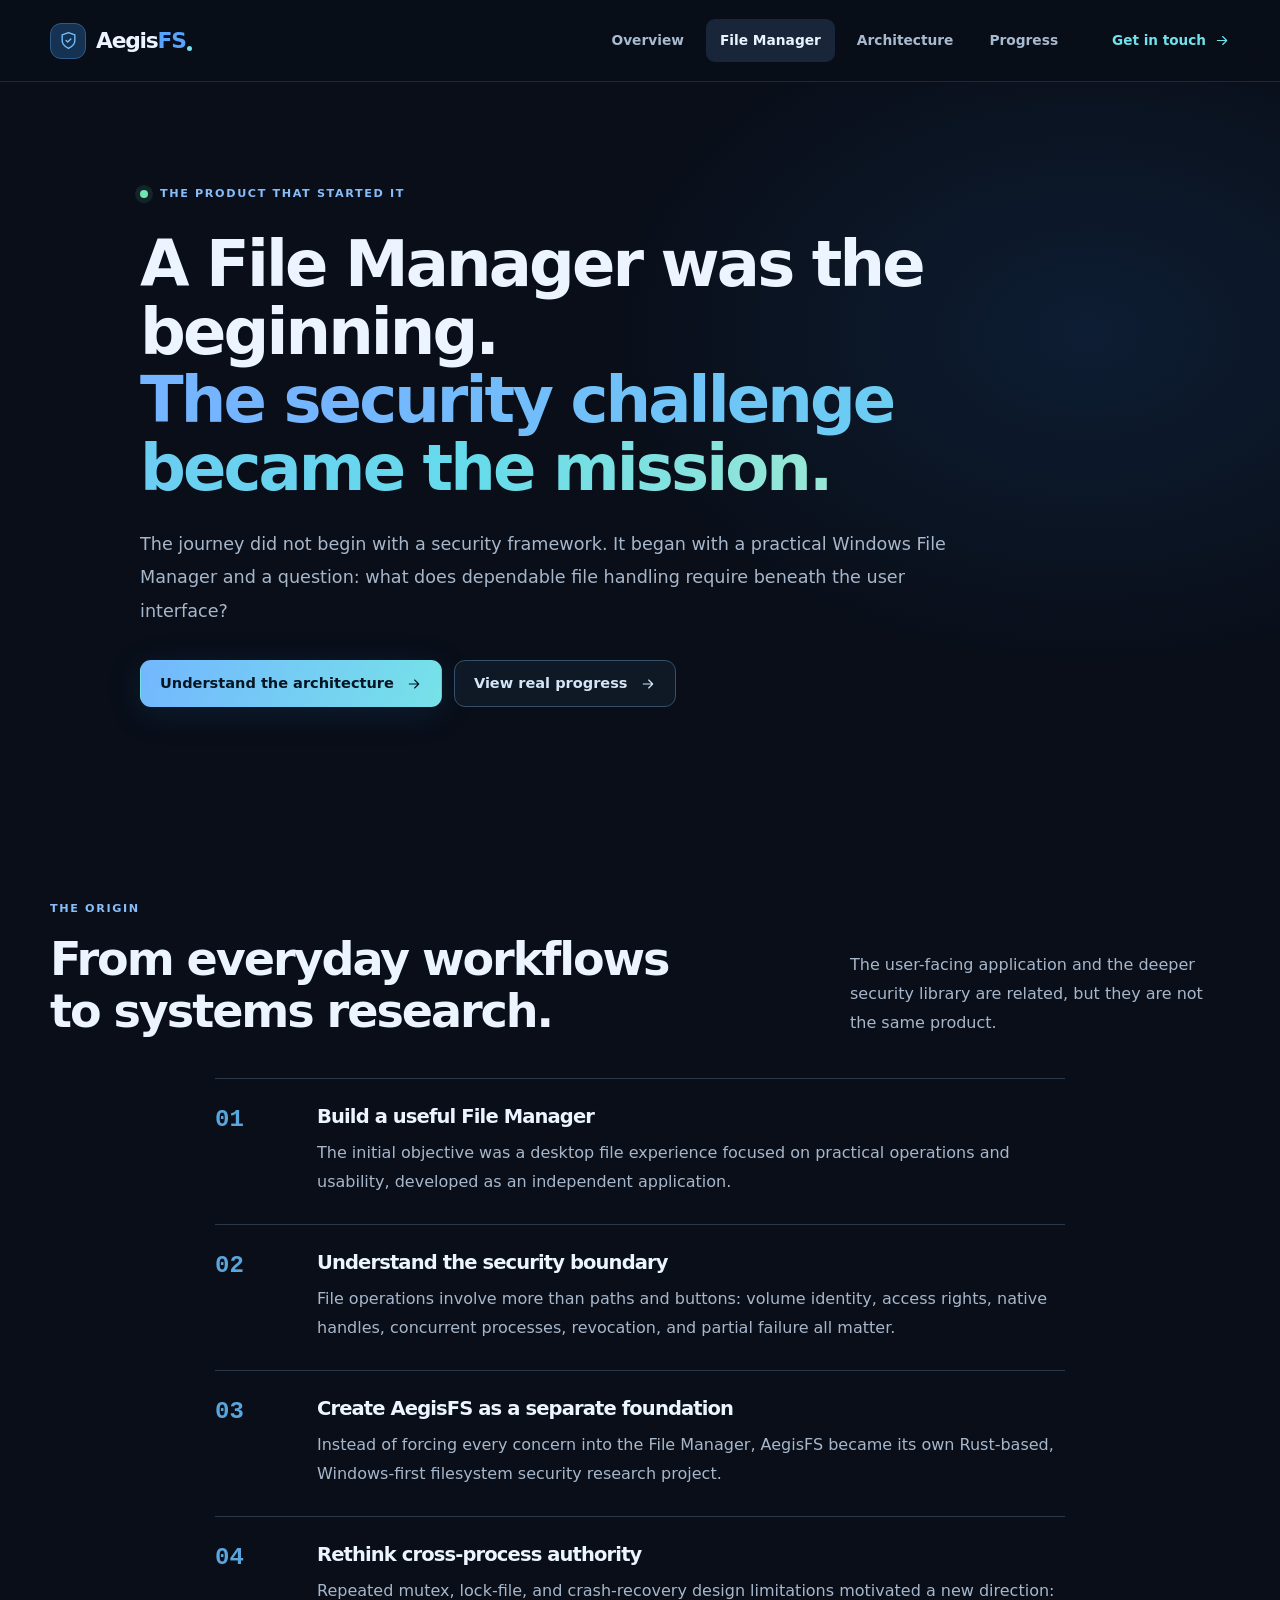
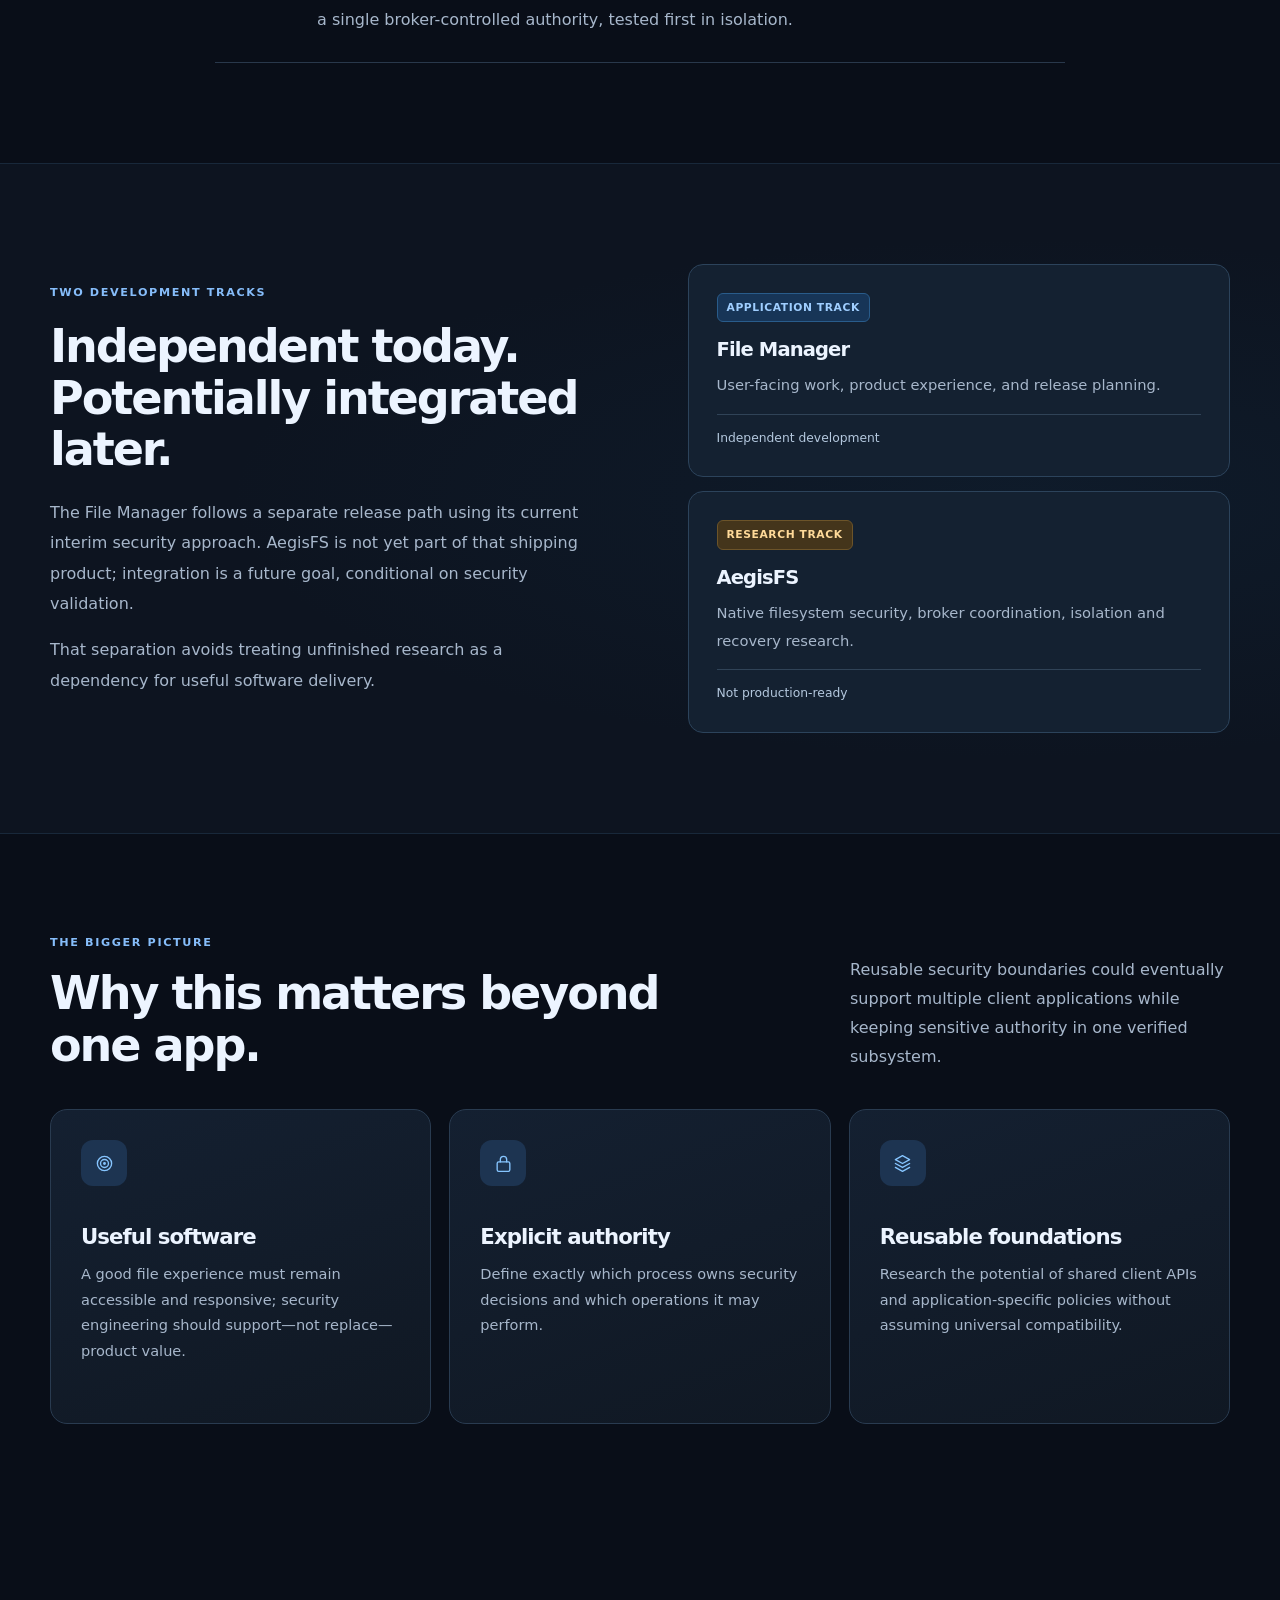
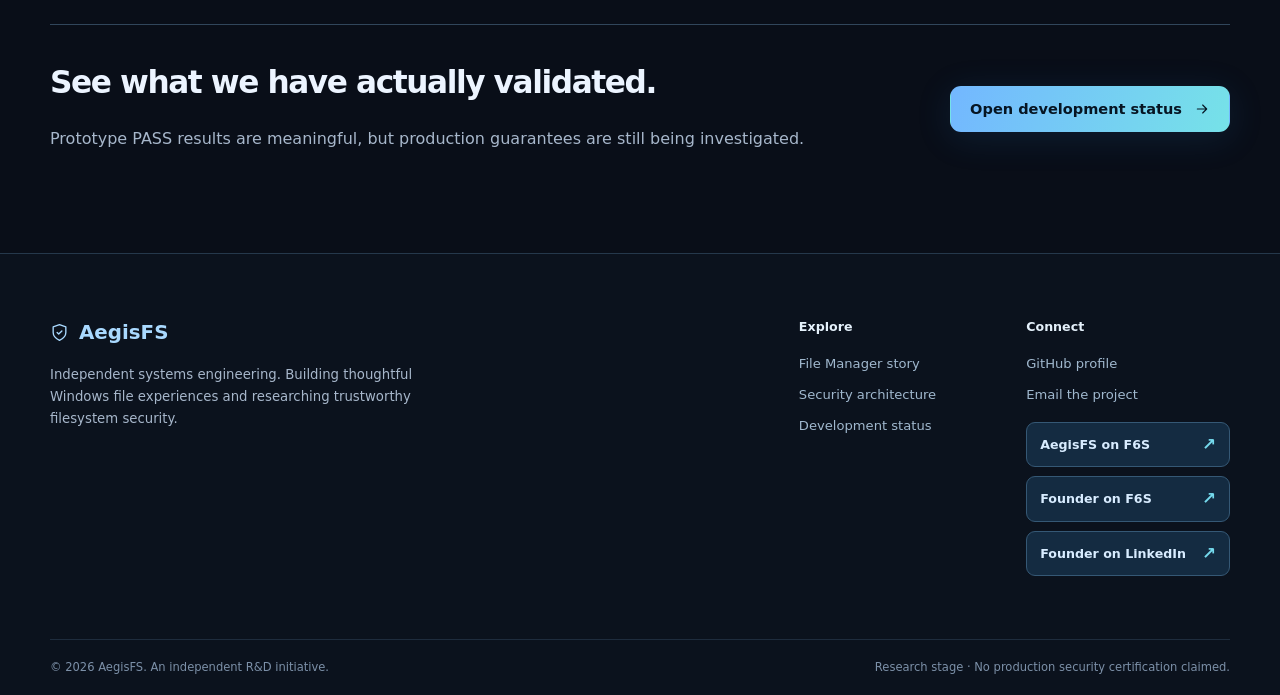
<file: file-manager.html>
<!doctype html>
<html lang="en"><head><meta charset="utf-8"><meta name="viewport" content="width=device-width,initial-scale=1">
<title>The File Manager Story | AegisFS</title><meta name="description" content="Why the File Manager project led to AegisFS, an independent Windows filesystem security research library and proposed cross-process broker."><meta name="theme-color" content="#090e18"><meta name="color-scheme" content="dark">
<meta property="og:type" content="website"><meta property="og:title" content="The File Manager Story | AegisFS"><meta property="og:description" content="Why the File Manager project led to AegisFS, an independent Windows filesystem security research library and proposed cross-process broker."><meta property="og:url" content="https://drkavinet.tech/file-manager.html"><meta property="og:site_name" content="AegisFS">
<link rel="canonical" href="https://drkavinet.tech/file-manager.html"><link rel="icon" type="image/svg+xml" href="assets/favicon.svg"><link rel="stylesheet" href="assets/styles.css"><script src="assets/site.js" defer></script></head>
<body><a class="skip-link" href="#main">Skip to content</a>
<header class="site-header"><div class="container header-inner">
  <a class="brand" href="index.html" aria-label="AegisFS home"><span class="brand-mark"><svg aria-hidden="true" width="19" height="19" viewBox="0 0 24 24" fill="none" stroke="currentColor" stroke-width="1.7" stroke-linecap="round" stroke-linejoin="round"><path d="M12 22s8-4 8-10V5l-8-3-8 3v7c0 6 8 10 8 10Z"/><path d="m9 12 2 2 4-4"/></svg></span><span>Aegis<span class="brand-accent">FS</span></span><span class="brand-dot"></span></a>
  <nav class="desktop-nav" aria-label="Primary navigation"><a href="index.html" class="nav-link " >Overview</a><a href="file-manager.html" class="nav-link is-active" aria-current="page">File Manager</a><a href="architecture.html" class="nav-link " >Architecture</a><a href="progress.html" class="nav-link " >Progress</a></nav>
  <a class="header-contact" href="contact.html">Get in touch <svg aria-hidden="true" width="19" height="19" viewBox="0 0 24 24" fill="none" stroke="currentColor" stroke-width="1.7" stroke-linecap="round" stroke-linejoin="round"><path d="M5 12h14m-6-6 6 6-6 6"/></svg></a>
  <button class="mobile-nav-button" type="button" aria-expanded="false" aria-controls="mobile-navigation" aria-label="Open menu"><svg aria-hidden="true" width="19" height="19" viewBox="0 0 24 24" fill="none" stroke="currentColor" stroke-width="1.7" stroke-linecap="round" stroke-linejoin="round"><path d="M4 7h16M4 12h16M4 17h16"/></svg></button>
</div><nav class="mobile-nav" id="mobile-navigation" aria-label="Mobile navigation" hidden><a href="index.html" class="nav-link " >Overview</a><a href="file-manager.html" class="nav-link is-active" aria-current="page">File Manager</a><a href="architecture.html" class="nav-link " >Architecture</a><a href="progress.html" class="nav-link " >Progress</a><a class="nav-link" href="contact.html">Contact</a></nav></header><main id="main">
<section class="page-hero"><div class="container narrow"><div class="eyebrow"><span class="signal"></span> THE PRODUCT THAT STARTED IT</div><h1>A File Manager was the beginning.<br><span class="gradient-text">The security challenge became the mission.</span></h1><p class="hero-lead">The journey did not begin with a security framework. It began with a practical Windows File Manager and a question: what does dependable file handling require beneath the user interface?</p><div class="hero-actions"><a class="btn btn-primary" href="architecture.html">Understand the architecture <svg aria-hidden="true" width="19" height="19" viewBox="0 0 24 24" fill="none" stroke="currentColor" stroke-width="1.7" stroke-linecap="round" stroke-linejoin="round"><path d="M5 12h14m-6-6 6 6-6 6"/></svg></a><a class="btn btn-ghost" href="progress.html">View real progress <svg aria-hidden="true" width="19" height="19" viewBox="0 0 24 24" fill="none" stroke="currentColor" stroke-width="1.7" stroke-linecap="round" stroke-linejoin="round"><path d="M5 12h14m-6-6 6 6-6 6"/></svg></a></div></div></section>
<section class="section"><div class="container"><div class="section-heading"><div><div class="overline">THE ORIGIN</div><h2>From everyday workflows to systems research.</h2></div><p>The user-facing application and the deeper security library are related, but they are not the same product.</p></div>
<div class="story-steps">
 <article class="story-step"><span class="story-index">01</span><div><h3>Build a useful File Manager</h3><p>The initial objective was a desktop file experience focused on practical operations and usability, developed as an independent application.</p></div></article>
 <article class="story-step"><span class="story-index">02</span><div><h3>Understand the security boundary</h3><p>File operations involve more than paths and buttons: volume identity, access rights, native handles, concurrent processes, revocation, and partial failure all matter.</p></div></article>
 <article class="story-step"><span class="story-index">03</span><div><h3>Create AegisFS as a separate foundation</h3><p>Instead of forcing every concern into the File Manager, AegisFS became its own Rust-based, Windows-first filesystem security research project.</p></div></article>
 <article class="story-step"><span class="story-index">04</span><div><h3>Rethink cross-process authority</h3><p>Repeated mutex, lock-file, and crash-recovery design limitations motivated a new direction: a single broker-controlled authority, tested first in isolation.</p></div></article>
</div></div></section>
<section class="section section-glow"><div class="container split-section"><div><div class="overline">TWO DEVELOPMENT TRACKS</div><h2>Independent today.<br>Potentially integrated later.</h2><p>The File Manager follows a separate release path using its current interim security approach. AegisFS is not yet part of that shipping product; integration is a future goal, conditional on security validation.</p><p>That separation avoids treating unfinished research as a dependency for useful software delivery.</p></div><div class="track-grid"><div class="track-card"><span class="status status-blue">APPLICATION TRACK</span><h3>File Manager</h3><p>User-facing work, product experience, and release planning.</p><div class="track-foot">Independent development</div></div><div class="track-card"><span class="status status-amber">RESEARCH TRACK</span><h3>AegisFS</h3><p>Native filesystem security, broker coordination, isolation and recovery research.</p><div class="track-foot">Not production-ready</div></div></div></div></section>
<section class="section"><div class="container"><div class="section-heading"><div><div class="overline">THE BIGGER PICTURE</div><h2>Why this matters beyond one app.</h2></div><p>Reusable security boundaries could eventually support multiple client applications while keeping sensitive authority in one verified subsystem.</p></div>
<div class="three-grid"><div class="feature-card"><div class="feature-icon"><svg aria-hidden="true" width="19" height="19" viewBox="0 0 24 24" fill="none" stroke="currentColor" stroke-width="1.7" stroke-linecap="round" stroke-linejoin="round"><circle cx="12" cy="12" r="9"/><circle cx="12" cy="12" r="5"/><circle cx="12" cy="12" r="1"/></svg></div><h3>Useful software</h3><p>A good file experience must remain accessible and responsive; security engineering should support—not replace—product value.</p></div><div class="feature-card"><div class="feature-icon"><svg aria-hidden="true" width="19" height="19" viewBox="0 0 24 24" fill="none" stroke="currentColor" stroke-width="1.7" stroke-linecap="round" stroke-linejoin="round"><rect x="4" y="10" width="16" height="12" rx="2"/><path d="M8 10V7a4 4 0 0 1 8 0v3"/></svg></div><h3>Explicit authority</h3><p>Define exactly which process owns security decisions and which operations it may perform.</p></div><div class="feature-card"><div class="feature-icon"><svg aria-hidden="true" width="19" height="19" viewBox="0 0 24 24" fill="none" stroke="currentColor" stroke-width="1.7" stroke-linecap="round" stroke-linejoin="round"><path d="m12 2 9 5-9 5-9-5 9-5Zm-9 10 9 5 9-5M3 17l9 5 9-5"/></svg></div><h3>Reusable foundations</h3><p>Research the potential of shared client APIs and application-specific policies without assuming universal compatibility.</p></div></div></div></section>
<section class="section"><div class="container"><div class="cta-strip"><div><h2>See what we have actually validated.</h2><p>Prototype PASS results are meaningful, but production guarantees are still being investigated.</p></div><a class="btn btn-primary" href="progress.html">Open development status <svg aria-hidden="true" width="19" height="19" viewBox="0 0 24 24" fill="none" stroke="currentColor" stroke-width="1.7" stroke-linecap="round" stroke-linejoin="round"><path d="M5 12h14m-6-6 6 6-6 6"/></svg></a></div></div></section></main><footer class="site-footer"><div class="container footer-upper"><div><div class="footer-brand"><svg aria-hidden="true" width="19" height="19" viewBox="0 0 24 24" fill="none" stroke="currentColor" stroke-width="1.7" stroke-linecap="round" stroke-linejoin="round"><path d="M12 22s8-4 8-10V5l-8-3-8 3v7c0 6 8 10 8 10Z"/><path d="m9 12 2 2 4-4"/></svg> AegisFS</div><p>Independent systems engineering. Building thoughtful Windows file experiences and researching trustworthy filesystem security.</p></div>
    <div class="footer-links"><div><strong>Explore</strong><a href="file-manager.html">File Manager story</a><a href="architecture.html">Security architecture</a><a href="progress.html">Development status</a></div><div><strong>Connect</strong><a href="https://github.com/kavidev33" target="_blank" rel="noopener noreferrer">GitHub profile</a><a href="contact.html">Email the project</a>
      <div class="footer-social-buttons" aria-label="AegisFS external profiles">
        <a class="footer-social-btn" href="https://www.f6s.com/aegisfs" target="_blank" rel="noopener noreferrer"><span>AegisFS on F6S</span><span aria-hidden="true">↗</span></a>
        <a class="footer-social-btn" href="https://www.f6s.com/kavishka-chathuranga" target="_blank" rel="noopener noreferrer"><span>Founder on F6S</span><span aria-hidden="true">↗</span></a>
        <a class="footer-social-btn" href="https://www.linkedin.com/in/kavishka-chathuranga-229941209/" target="_blank" rel="noopener noreferrer"><span>Founder on LinkedIn</span><span aria-hidden="true">↗</span></a>
      </div></div></div></div>
    <div class="container footer-bottom"><span>© <span id="year">2026</span> AegisFS. An independent R&amp;D initiative.</span><span>Research stage · No production security certification claimed.</span></div></footer></body></html>
</file>
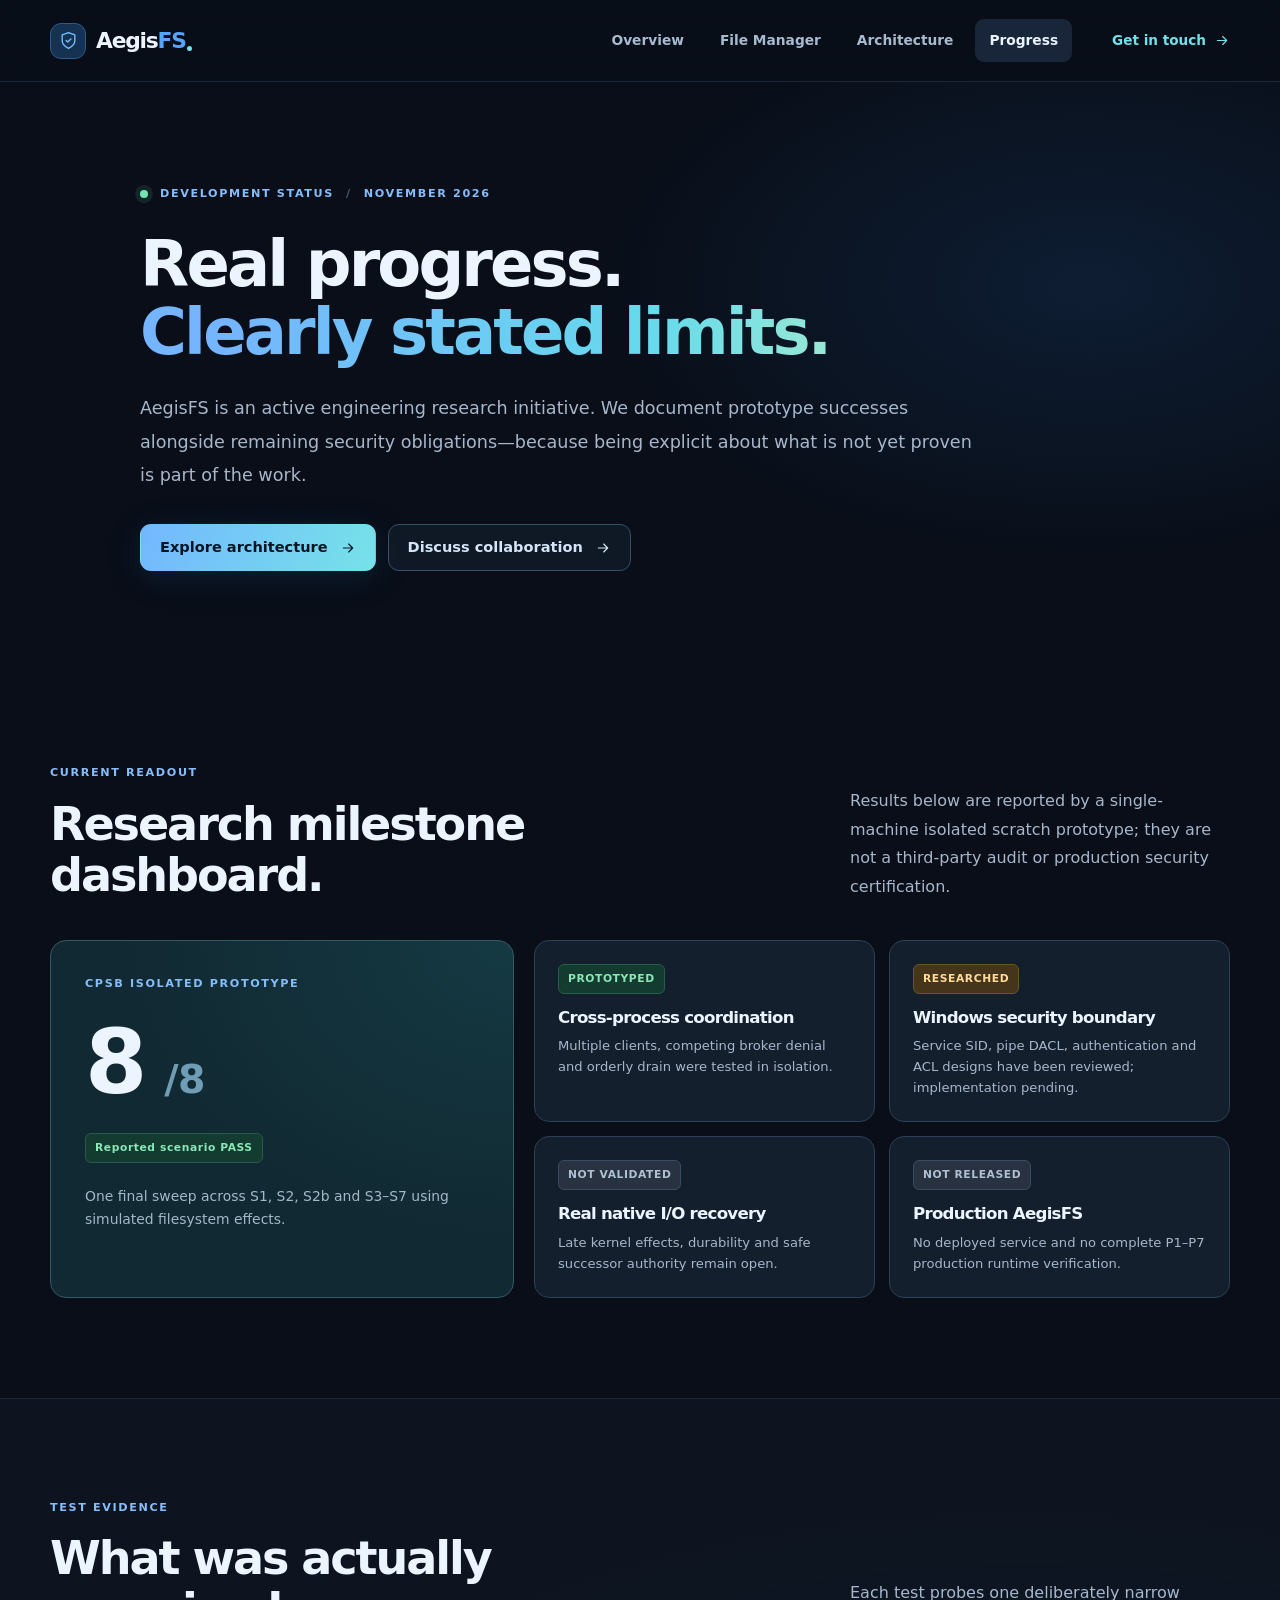
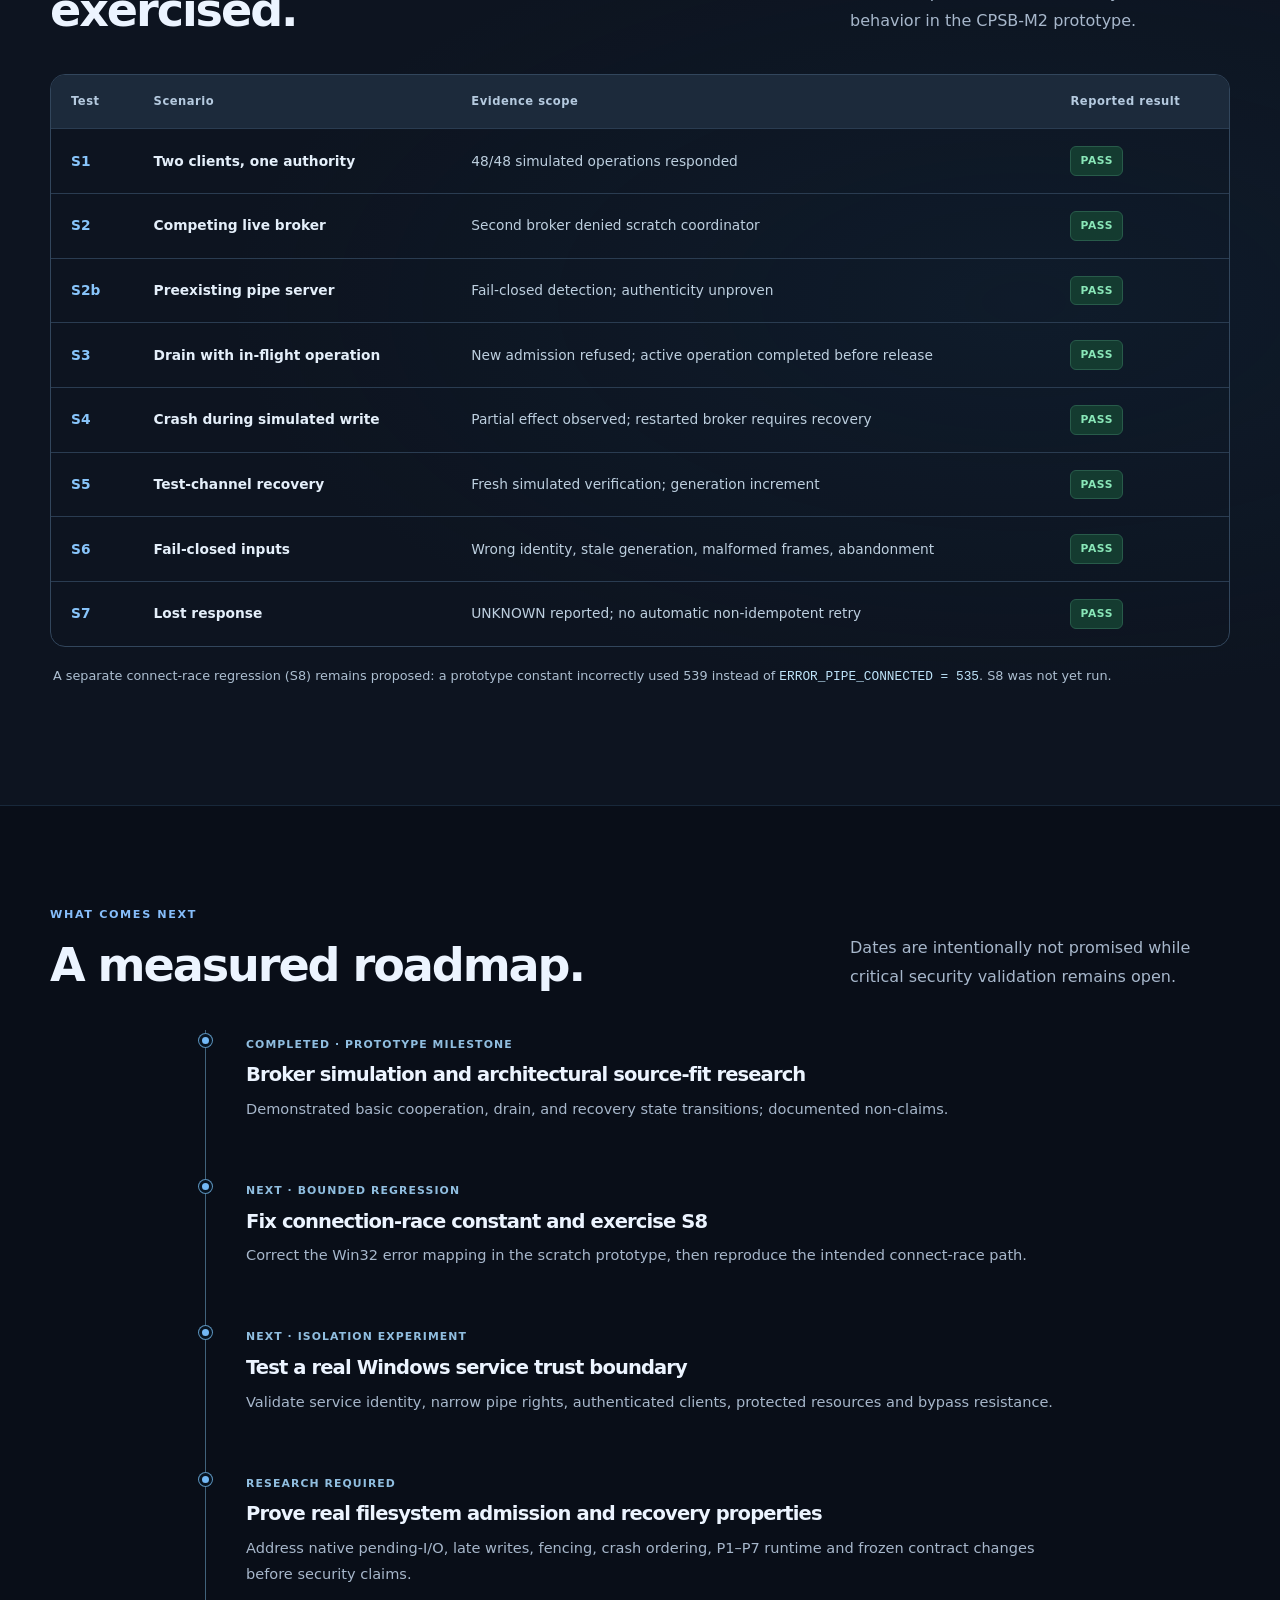
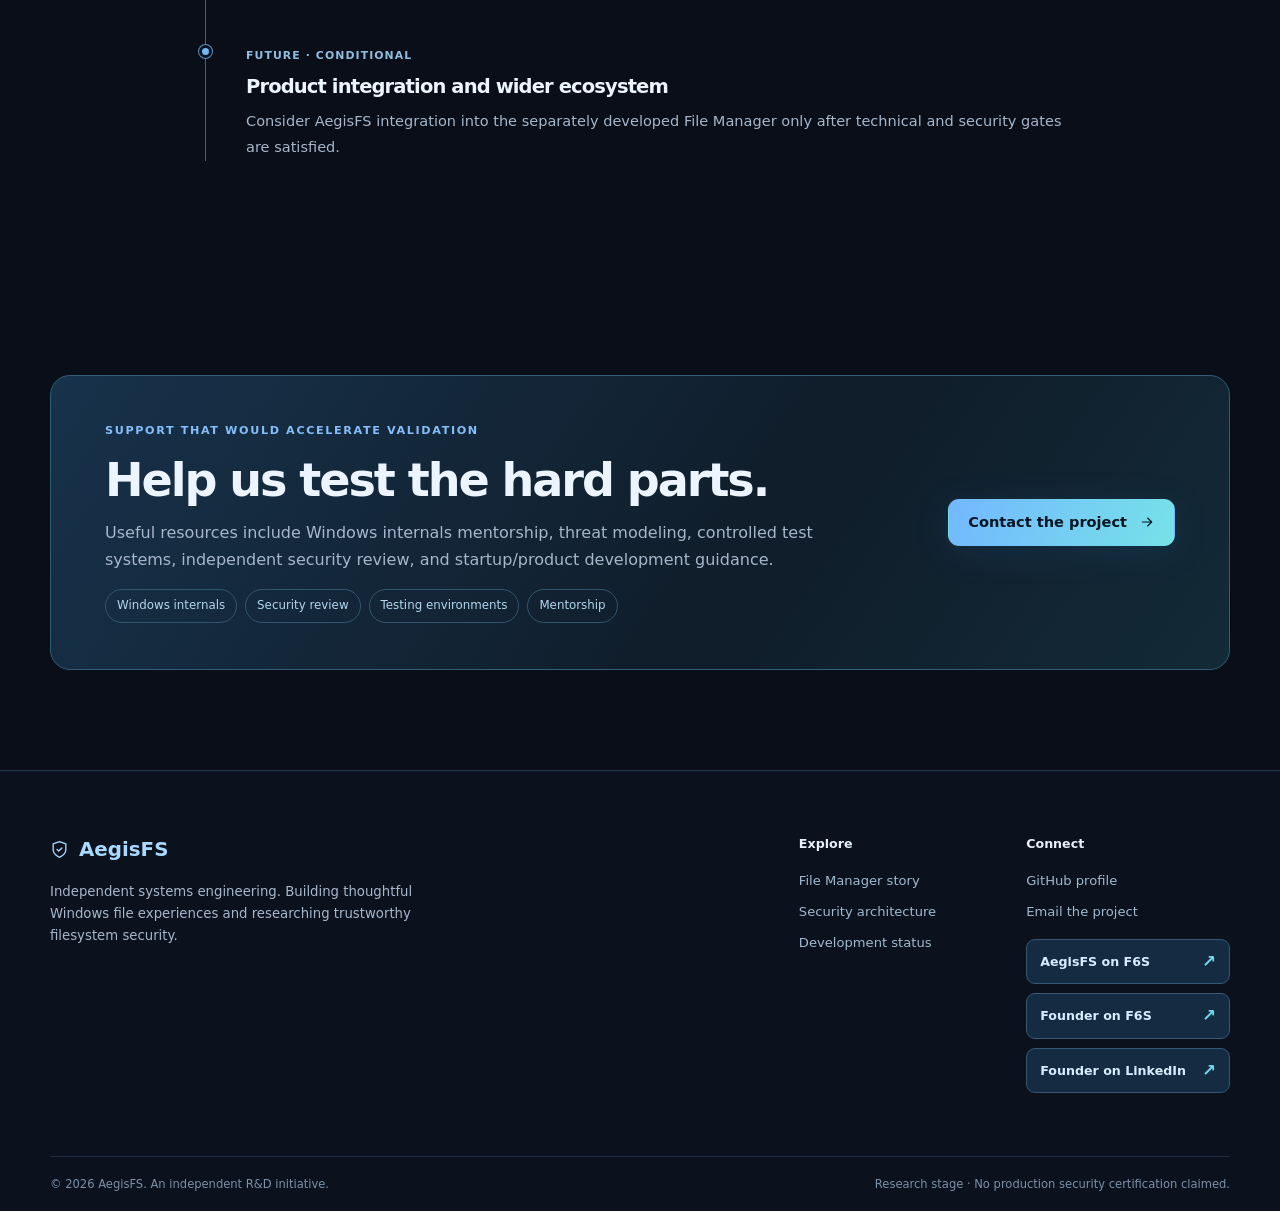
<file: progress.html>
<!doctype html>
<html lang="en"><head><meta charset="utf-8"><meta name="viewport" content="width=device-width,initial-scale=1">
<title>Development Progress and Evidence | AegisFS</title><meta name="description" content="Public development status for AegisFS, including eight reported simulated CPSB broker scenario passes, research gaps, next validation steps and startup support needs."><meta name="theme-color" content="#090e18"><meta name="color-scheme" content="dark">
<meta property="og:type" content="website"><meta property="og:title" content="Development Progress and Evidence | AegisFS"><meta property="og:description" content="Public development status for AegisFS, including eight reported simulated CPSB broker scenario passes, research gaps, next validation steps and startup support needs."><meta property="og:url" content="https://drkavinet.tech/progress.html"><meta property="og:site_name" content="AegisFS">
<link rel="canonical" href="https://drkavinet.tech/progress.html"><link rel="icon" type="image/svg+xml" href="assets/favicon.svg"><link rel="stylesheet" href="assets/styles.css"><script src="assets/site.js" defer></script></head>
<body><a class="skip-link" href="#main">Skip to content</a>
<header class="site-header"><div class="container header-inner">
  <a class="brand" href="index.html" aria-label="AegisFS home"><span class="brand-mark"><svg aria-hidden="true" width="19" height="19" viewBox="0 0 24 24" fill="none" stroke="currentColor" stroke-width="1.7" stroke-linecap="round" stroke-linejoin="round"><path d="M12 22s8-4 8-10V5l-8-3-8 3v7c0 6 8 10 8 10Z"/><path d="m9 12 2 2 4-4"/></svg></span><span>Aegis<span class="brand-accent">FS</span></span><span class="brand-dot"></span></a>
  <nav class="desktop-nav" aria-label="Primary navigation"><a href="index.html" class="nav-link " >Overview</a><a href="file-manager.html" class="nav-link " >File Manager</a><a href="architecture.html" class="nav-link " >Architecture</a><a href="progress.html" class="nav-link is-active" aria-current="page">Progress</a></nav>
  <a class="header-contact" href="contact.html">Get in touch <svg aria-hidden="true" width="19" height="19" viewBox="0 0 24 24" fill="none" stroke="currentColor" stroke-width="1.7" stroke-linecap="round" stroke-linejoin="round"><path d="M5 12h14m-6-6 6 6-6 6"/></svg></a>
  <button class="mobile-nav-button" type="button" aria-expanded="false" aria-controls="mobile-navigation" aria-label="Open menu"><svg aria-hidden="true" width="19" height="19" viewBox="0 0 24 24" fill="none" stroke="currentColor" stroke-width="1.7" stroke-linecap="round" stroke-linejoin="round"><path d="M4 7h16M4 12h16M4 17h16"/></svg></button>
</div><nav class="mobile-nav" id="mobile-navigation" aria-label="Mobile navigation" hidden><a href="index.html" class="nav-link " >Overview</a><a href="file-manager.html" class="nav-link " >File Manager</a><a href="architecture.html" class="nav-link " >Architecture</a><a href="progress.html" class="nav-link is-active" aria-current="page">Progress</a><a class="nav-link" href="contact.html">Contact</a></nav></header><main id="main">
<section class="page-hero"><div class="container narrow"><div class="eyebrow"><span class="signal"></span> DEVELOPMENT STATUS <span class="eyebrow-divider">/</span> NOVEMBER 2026</div><h1>Real progress.<br><span class="gradient-text">Clearly stated limits.</span></h1><p class="hero-lead">AegisFS is an active engineering research initiative. We document prototype successes alongside remaining security obligations—because being explicit about what is not yet proven is part of the work.</p><div class="hero-actions"><a class="btn btn-primary" href="architecture.html">Explore architecture <svg aria-hidden="true" width="19" height="19" viewBox="0 0 24 24" fill="none" stroke="currentColor" stroke-width="1.7" stroke-linecap="round" stroke-linejoin="round"><path d="M5 12h14m-6-6 6 6-6 6"/></svg></a><a class="btn btn-ghost" href="contact.html">Discuss collaboration <svg aria-hidden="true" width="19" height="19" viewBox="0 0 24 24" fill="none" stroke="currentColor" stroke-width="1.7" stroke-linecap="round" stroke-linejoin="round"><path d="M5 12h14m-6-6 6 6-6 6"/></svg></a></div></div></section>
<section class="section"><div class="container"><div class="section-heading"><div><div class="overline">CURRENT READOUT</div><h2>Research milestone dashboard.</h2></div><p>Results below are reported by a single-machine isolated scratch prototype; they are not a third-party audit or production security certification.</p></div>
<div class="progress-summary"><div class="big-status"><div class="overline">CPSB ISOLATED PROTOTYPE</div><strong>8 <span>/ 8</span></strong><div class="status status-green">Reported scenario PASS</div><p>One final sweep across S1, S2, S2b and S3–S7 using simulated filesystem effects.</p></div><div class="small-status-grid"><div><span class="status status-green">PROTOTYPED</span><h3>Cross-process coordination</h3><p>Multiple clients, competing broker denial and orderly drain were tested in isolation.</p></div><div><span class="status status-amber">RESEARCHED</span><h3>Windows security boundary</h3><p>Service SID, pipe DACL, authentication and ACL designs have been reviewed; implementation pending.</p></div><div><span class="status status-muted">NOT VALIDATED</span><h3>Real native I/O recovery</h3><p>Late kernel effects, durability and safe successor authority remain open.</p></div><div><span class="status status-muted">NOT RELEASED</span><h3>Production AegisFS</h3><p>No deployed service and no complete P1–P7 production runtime verification.</p></div></div></div>
</div></section>
<section class="section section-glow"><div class="container"><div class="section-heading"><div><div class="overline">TEST EVIDENCE</div><h2>What was actually exercised.</h2></div><p>Each test probes one deliberately narrow behavior in the CPSB-M2 prototype.</p></div>
<div class="test-table-wrap"><table class="test-table"><thead><tr><th>Test</th><th>Scenario</th><th>Evidence scope</th><th>Reported result</th></tr></thead><tbody>
<tr><td>S1</td><td>Two clients, one authority</td><td>48/48 simulated operations responded</td><td><span class="status status-green">PASS</span></td></tr>
<tr><td>S2</td><td>Competing live broker</td><td>Second broker denied scratch coordinator</td><td><span class="status status-green">PASS</span></td></tr>
<tr><td>S2b</td><td>Preexisting pipe server</td><td>Fail-closed detection; authenticity unproven</td><td><span class="status status-green">PASS</span></td></tr>
<tr><td>S3</td><td>Drain with in-flight operation</td><td>New admission refused; active operation completed before release</td><td><span class="status status-green">PASS</span></td></tr>
<tr><td>S4</td><td>Crash during simulated write</td><td>Partial effect observed; restarted broker requires recovery</td><td><span class="status status-green">PASS</span></td></tr>
<tr><td>S5</td><td>Test-channel recovery</td><td>Fresh simulated verification; generation increment</td><td><span class="status status-green">PASS</span></td></tr>
<tr><td>S6</td><td>Fail-closed inputs</td><td>Wrong identity, stale generation, malformed frames, abandonment</td><td><span class="status status-green">PASS</span></td></tr>
<tr><td>S7</td><td>Lost response</td><td>UNKNOWN reported; no automatic non-idempotent retry</td><td><span class="status status-green">PASS</span></td></tr>
</tbody></table></div><div class="table-note">A separate connect-race regression (S8) remains proposed: a prototype constant incorrectly used 539 instead of <code>ERROR_PIPE_CONNECTED = 535</code>. S8 was not yet run.</div></div></section>
<section class="section"><div class="container"><div class="section-heading"><div><div class="overline">WHAT COMES NEXT</div><h2>A measured roadmap.</h2></div><p>Dates are intentionally not promised while critical security validation remains open.</p></div>
<div class="roadmap"><div class="roadmap-item"><div class="roadmap-point"></div><div><span class="roadmap-stage">COMPLETED · PROTOTYPE MILESTONE</span><h3>Broker simulation and architectural source-fit research</h3><p>Demonstrated basic cooperation, drain, and recovery state transitions; documented non-claims.</p></div></div><div class="roadmap-item"><div class="roadmap-point"></div><div><span class="roadmap-stage">NEXT · BOUNDED REGRESSION</span><h3>Fix connection-race constant and exercise S8</h3><p>Correct the Win32 error mapping in the scratch prototype, then reproduce the intended connect-race path.</p></div></div><div class="roadmap-item"><div class="roadmap-point"></div><div><span class="roadmap-stage">NEXT · ISOLATION EXPERIMENT</span><h3>Test a real Windows service trust boundary</h3><p>Validate service identity, narrow pipe rights, authenticated clients, protected resources and bypass resistance.</p></div></div><div class="roadmap-item"><div class="roadmap-point"></div><div><span class="roadmap-stage">RESEARCH REQUIRED</span><h3>Prove real filesystem admission and recovery properties</h3><p>Address native pending-I/O, late writes, fencing, crash ordering, P1–P7 runtime and frozen contract changes before security claims.</p></div></div><div class="roadmap-item"><div class="roadmap-point"></div><div><span class="roadmap-stage">FUTURE · CONDITIONAL</span><h3>Product integration and wider ecosystem</h3><p>Consider AegisFS integration into the separately developed File Manager only after technical and security gates are satisfied.</p></div></div></div></div></section>
<section class="section"><div class="container"><div class="support-panel"><div><div class="overline">SUPPORT THAT WOULD ACCELERATE VALIDATION</div><h2>Help us test the hard parts.</h2><p>Useful resources include Windows internals mentorship, threat modeling, controlled test systems, independent security review, and startup/product development guidance.</p><div class="pill-row"><span>Windows internals</span><span>Security review</span><span>Testing environments</span><span>Mentorship</span></div></div><a class="btn btn-primary" href="contact.html">Contact the project <svg aria-hidden="true" width="19" height="19" viewBox="0 0 24 24" fill="none" stroke="currentColor" stroke-width="1.7" stroke-linecap="round" stroke-linejoin="round"><path d="M5 12h14m-6-6 6 6-6 6"/></svg></a></div></div></section></main><footer class="site-footer"><div class="container footer-upper"><div><div class="footer-brand"><svg aria-hidden="true" width="19" height="19" viewBox="0 0 24 24" fill="none" stroke="currentColor" stroke-width="1.7" stroke-linecap="round" stroke-linejoin="round"><path d="M12 22s8-4 8-10V5l-8-3-8 3v7c0 6 8 10 8 10Z"/><path d="m9 12 2 2 4-4"/></svg> AegisFS</div><p>Independent systems engineering. Building thoughtful Windows file experiences and researching trustworthy filesystem security.</p></div>
    <div class="footer-links"><div><strong>Explore</strong><a href="file-manager.html">File Manager story</a><a href="architecture.html">Security architecture</a><a href="progress.html">Development status</a></div><div><strong>Connect</strong><a href="https://github.com/kavidev33" target="_blank" rel="noopener noreferrer">GitHub profile</a><a href="contact.html">Email the project</a>
      <div class="footer-social-buttons" aria-label="AegisFS external profiles">
        <a class="footer-social-btn" href="https://www.f6s.com/aegisfs" target="_blank" rel="noopener noreferrer"><span>AegisFS on F6S</span><span aria-hidden="true">↗</span></a>
        <a class="footer-social-btn" href="https://www.f6s.com/kavishka-chathuranga" target="_blank" rel="noopener noreferrer"><span>Founder on F6S</span><span aria-hidden="true">↗</span></a>
        <a class="footer-social-btn" href="https://www.linkedin.com/in/kavishka-chathuranga-229941209/" target="_blank" rel="noopener noreferrer"><span>Founder on LinkedIn</span><span aria-hidden="true">↗</span></a>
      </div></div></div></div>
    <div class="container footer-bottom"><span>© <span id="year">2026</span> AegisFS. An independent R&amp;D initiative.</span><span>Research stage · No production security certification claimed.</span></div></footer></body></html>
</file>
<file: assets/styles.css>
/* AegisFS — GitHub Pages static site · No frameworks / external fonts */
:root{--bg:#090e18;--surface:#101824;--surface2:#131e2c;--surface3:#172334;--border:#253449;--border-soft:#1c2a3d;--text:#ecf4ff;--muted:#a7b7cb;--subtle:#7e94ac;--blue:#56a4ff;--cyan:#71e1eb;--green:#70e6b0;--amber:#ffd089;--max:1180px;--radius:20px}
*,*::before,*::after{box-sizing:border-box}html{scroll-behavior:smooth}body{margin:0;background:var(--bg);color:var(--text);font:16px/1.65 system-ui,-apple-system,BlinkMacSystemFont,"Segoe UI",sans-serif;-webkit-font-smoothing:antialiased}a{color:inherit;text-decoration:none}button{font:inherit}::selection{background:#2864a6;color:#fff}h1,h2,h3,p{margin-top:0}h1,h2,h3{letter-spacing:-.045em;line-height:1.12}h1{font-weight:740}h2{font-size:clamp(2rem,3.6vw,3.15rem)}h3{font-size:1.22rem}p{color:var(--muted)}a:focus-visible,button:focus-visible{outline:2px solid var(--cyan);outline-offset:4px;border-radius:4px}.container{width:min(calc(100% - 48px),var(--max));margin-inline:auto}.narrow{max-width:1000px}.skip-link{position:absolute;left:15px;top:-100px;padding:10px 16px;background:var(--blue);color:#07101e;z-index:100}.skip-link:focus{top:10px}
.site-header{height:82px;position:relative;z-index:20;border-bottom:1px solid #1b293a;background:rgba(9,14,24,.93);backdrop-filter:blur(20px)}.header-inner{height:100%;display:flex;align-items:center;gap:40px}.brand{font-weight:800;font-size:1.36rem;letter-spacing:-.055em;display:flex;align-items:center;gap:10px;white-space:nowrap}.brand-mark{display:grid;place-items:center;background:#153252;border:1px solid #2c5b89;border-radius:11px;color:#77c0ff;width:36px;height:36px}.brand-accent{color:var(--blue)}.brand-dot{width:5px;height:5px;background:var(--cyan);border-radius:50%;align-self:flex-end;margin-bottom:8px;margin-left:-9px}.desktop-nav{display:flex;gap:8px;margin-left:auto}.nav-link{font-size:.86rem;font-weight:550;color:#a7bad0;padding:10px 14px;border-radius:9px;transition:background .2s,color .2s}.nav-link:hover,.nav-link.is-active{background:#19263a;color:#eaf4ff}.header-contact{font-weight:700;font-size:.85rem;display:flex;align-items:center;gap:8px;color:var(--cyan);white-space:nowrap}.header-contact svg{width:16px}.mobile-nav-button,.mobile-nav{display:none}
.hero{position:relative;overflow:hidden}.hero::before{content:"";position:absolute;inset:0 0 auto;height:660px;background:radial-gradient(ellipse 44% 44% at 81% 38%,rgba(28,96,179,.16),transparent 70%),radial-gradient(ellipse 50% 55% at 12% 12%,rgba(23,85,173,.15),transparent 75%);pointer-events:none}.hero-home{padding:112px 0 108px}.hero-grid{display:grid;grid-template-columns:1fr .94fr;gap:70px;align-items:center;position:relative}.hero-copy{max-width:625px}.eyebrow,.overline{font-weight:750;letter-spacing:.145em;color:#86bdfa;font-size:.7rem;display:flex;align-items:center;gap:12px}.signal{display:inline-block;width:8px;height:8px;border-radius:50%;background:var(--green);box-shadow:0 0 0 5px #6fe4b01a;flex-shrink:0}.eyebrow-divider{color:#4b5d71}h1{font-size:clamp(3.2rem,5.25vw,5.6rem);margin:28px 0 28px;line-height:1.06}.gradient-text{color:#75bbff;background:linear-gradient(100deg,#75b4ff 12%,#66dbeb 75%,#9ae8d5);-webkit-background-clip:text;background-clip:text;-webkit-text-fill-color:transparent}.hero-lead{font-size:1.1rem;line-height:1.9;max-width:585px}.hero-actions{display:flex;gap:12px;flex-wrap:wrap;margin-top:32px}.btn{display:inline-flex;justify-content:center;align-items:center;gap:12px;padding:13px 19px;border:1px solid transparent;border-radius:11px;font-size:.91rem;font-weight:750;line-height:1.3;transition:transform .2s,border-color .2s,background .2s}.btn:hover{transform:translateY(-2px)}.btn svg,.text-link svg{width:16px;height:16px}.btn-primary{color:#061523;background:linear-gradient(110deg,#73b7ff,#76e2e8);box-shadow:0 6px 35px #2778cc26}.btn-ghost{border-color:#35506a;color:#d4e5f7;background:#17253580}.btn-ghost:hover{border-color:#80c5ff}.btn-secondary{border-color:#3b6086;color:#bfe1ff;background:#142942}.hero-caption{margin:24px 0 0;font-size:.79rem;color:#8099b4}
.hero-visual{border:1px solid #34506d;background:linear-gradient(160deg,rgba(20,34,53,.98),rgba(10,16,26,.97));border-radius:22px;overflow:hidden;box-shadow:0 20px 100px #030a14a1,0 0 0 1px #1b416038}.visual-top,.visual-bottom{display:flex;justify-content:space-between;align-items:center;gap:10px;padding:18px 22px;font-size:.65rem;font-weight:750;letter-spacing:.1em;color:#a9c4dc}.visual-top{border-bottom:1px solid #263951}.visual-top>span:first-child{display:flex;align-items:center;gap:10px}.visual-pulse{width:7px;height:7px;border-radius:50%;background:#5fdab3}.mono{font-family:ui-monospace,monospace;font-weight:500;color:#8294a9}.visual-system{padding:28px 22px}.system-card{display:flex;align-items:center;gap:16px;border-radius:13px;padding:19px;border:1px solid #30445b;background:#142234;position:relative}.system-icon{height:42px;width:42px;display:grid;place-items:center;flex-shrink:0;border-radius:11px;color:#94caff;background:#1d3c60}.system-card small{font-size:.62rem;font-weight:750;letter-spacing:.13em;color:#7c9bba;display:block}.system-card strong{font-size:1.03rem;display:block;line-height:1.2;margin:4px 0}.system-card p{font-size:.76rem;margin:0}.node-number{position:absolute;right:14px;top:12px;color:#617d9b;font:600 .68rem ui-monospace,monospace}.broker-card{border-color:#3677a5;background:linear-gradient(110deg,#153352,#102b43)}.broker-card .system-icon{color:#a1eeef;background:#22546a}.fs-card .system-icon{color:#b8d7f6}.flow-connector{display:flex;flex-direction:column;align-items:center;gap:2px;min-height:54px;justify-content:center}.flow-connector span{height:12px;width:1px;background:#49708f}.flow-connector b{font-size:.62rem;font-weight:550;color:#83a6c8}.visual-bottom{border-top:1px solid #263951;justify-content:flex-start;gap:18px;flex-wrap:wrap;letter-spacing:0;font-size:.62rem;font-weight:500}.visual-bottom span{display:flex;align-items:center;gap:7px}.visual-bottom i{display:block;width:6px;height:6px;background:var(--green);border-radius:50%}.visual-bottom span:last-child i{background:var(--amber)}
.stats-band{background:#0e1623;border-top:1px solid #1a2a3e;border-bottom:1px solid #1a2a3e}.stats-grid{display:grid;grid-template-columns:repeat(4,minmax(0,1fr))}.stat{padding:32px 24px;border-right:1px solid #253449}.stat:first-child{padding-left:0}.stat:last-child{border:0}.stat strong{display:block;font-size:2.02rem;font-weight:760;color:#dcf0ff;letter-spacing:-.04em;line-height:1.1;margin-bottom:8px}.stat span{display:block;color:#91a8bf;font-size:.82rem;line-height:1.55;max-width:200px}
.section{padding:100px 0}.section-glow{background:radial-gradient(ellipse at 80% 50%,#163a582f,transparent 55%),#0d1420;border-top:1px solid #18283a;border-bottom:1px solid #18283a}.section-heading{display:flex;justify-content:space-between;align-items:end;gap:50px;margin-bottom:38px}.section-heading h2{max-width:620px;margin:16px 0 0}.section-heading p{max-width:380px;margin:0;line-height:1.8}.three-grid{display:grid;grid-template-columns:repeat(3,minmax(0,1fr));gap:18px}.feature-card{background:linear-gradient(160deg,#142031,#101823);border:1px solid #293b50;border-radius:17px;padding:30px;min-height:315px;display:flex;flex-direction:column}.feature-icon{display:grid;place-items:center;height:46px;width:46px;color:#86c5ff;background:#1d3451;border-radius:12px;margin-bottom:25px}.tiny-label{font-size:.63rem;letter-spacing:.14em;font-weight:700;color:#7d9dbc}.feature-card h3{font-size:1.33rem;margin:14px 0 12px}.feature-card p{font-size:.91rem;line-height:1.76}.text-link{display:inline-flex;align-items:center;gap:8px;color:#88c9ff;font-size:.84rem;font-weight:700;margin-top:auto;padding-top:20px}.text-link:hover{color:#a7e7ff}.split-section{display:grid;grid-template-columns:1fr 1fr;gap:95px;align-items:center}.split-section h2{margin:18px 0 22px}.split-section p{line-height:1.9}.split-section .btn{margin-top:20px}.mini-check{display:flex;align-items:center;gap:12px;font-size:.88rem;color:#c3d6eb;margin-top:15px}.mini-check svg{color:var(--green)}.quote-panel{min-height:330px;border:1px solid #31506d;border-radius:20px;padding:38px;background:linear-gradient(145deg,#172d43,#0e1b2c)}.quote-symbol{font:800 5rem/1 Georgia,serif;color:#5c9dd2}.quote-panel blockquote{font-size:clamp(1.36rem,2vw,1.86rem);font-weight:620;line-height:1.45;letter-spacing:-.035em;margin:6px 0 27px}.quote-byline{font-size:.68rem;font-weight:700;letter-spacing:.12em;color:#93b7d8}.quote-byline span{color:var(--cyan);padding-inline:4px}.support-panel{display:flex;align-items:center;justify-content:space-between;gap:60px;padding:46px 54px;border:1px solid #315d76;border-radius:20px;background:linear-gradient(125deg,#17324b,#101d2a 60%,#132a37)}.support-panel>div{max-width:720px}.support-panel h2{margin:14px 0}.support-panel p{margin-bottom:16px}.pill-row{display:flex;flex-wrap:wrap;gap:8px}.pill-row span{border:1px solid #31556d;border-radius:999px;padding:6px 11px;color:#b3d6ed;font-size:.74rem}.support-panel>.btn{flex-shrink:0}
.page-hero{padding:103px 0 93px;position:relative;overflow:hidden;background:radial-gradient(ellipse 50% 62% at 85% 35%,#19447748,transparent 78%)}.page-hero h1{max-width:1020px;margin-bottom:25px;font-size:clamp(3rem,5vw,5rem)}.page-hero .hero-lead{max-width:850px}.story-steps{max-width:850px;margin:40px auto 0}.story-step{display:grid;grid-template-columns:78px 1fr;gap:24px;padding:27px 0;border-top:1px solid #29384b}.story-step:last-child{border-bottom:1px solid #29384b}.story-index{font:700 1.5rem ui-monospace,monospace;color:#59a5dc}.story-step h3{margin:0 0 10px}.story-step p{line-height:1.85;margin:0}.track-grid{display:grid;gap:14px}.track-card{background:#142131;border:1px solid #2c435b;border-radius:15px;padding:28px}.track-card h3{margin:17px 0 10px}.track-card p{font-size:.92rem}.track-foot{border-top:1px solid #304357;padding-top:13px;font-size:.77rem;color:#b4c8de}.status{display:inline-block;border:1px solid transparent;padding:5px 9px;border-radius:6px;font-size:.67rem;font-weight:760;letter-spacing:.055em;white-space:nowrap}.status-blue{background:#173557;border-color:#295c8b;color:#9fceff}.status-green{background:#143b30;border-color:#285b4a;color:#89e7b8}.status-amber{background:#44351b;border-color:#6c5429;color:#ffda99}.status-muted{background:#283240;border-color:#3b4c60;color:#afc0d2}.cta-strip{border-top:1px solid #31465b;padding-top:40px;display:flex;align-items:center;justify-content:space-between;gap:30px}.cta-strip h2{font-size:1.95rem}.cta-strip p{margin-bottom:0}
.arch-frame{border:1px solid #35506a;border-radius:20px;background:#0e1825;overflow:hidden}.arch-topline{display:flex;justify-content:space-between;gap:10px;padding:18px 24px;border-bottom:1px solid #2b3b4d;color:#83afd1;letter-spacing:.11em;font-size:.66rem;font-weight:730}.arch-layout{padding:32px;display:grid;grid-template-columns:minmax(220px,1fr) 70px minmax(270px,1.35fr);gap:20px;align-items:center}.arch-client-column{display:grid;gap:15px}.arch-block,.arch-broker,.arch-bottom-block{border:1px solid #37536d;border-radius:13px;padding:22px;background:#142437}.arch-block.secondary-block{background:#111f30;border-style:dashed}.arch-kicker{font-size:.64rem;letter-spacing:.13em;font-weight:760;color:#86b6df}.arch-layout h3{font-size:1.1rem;margin:10px 0}.arch-layout p{font-size:.82rem;margin:0;line-height:1.67}.arch-mid-arrow{text-align:center;display:flex;flex-direction:column;gap:7px;align-items:center;color:#72b8ed}.arch-mid-arrow svg{height:30px;width:30px}.arch-mid-arrow span{font-size:.67rem;color:#8398af}.arch-broker{border-color:#4582a7;background:linear-gradient(145deg,#173950,#11263a);padding:28px}.arch-broker-head{display:flex;align-items:center;gap:10px;font-size:.67rem;font-weight:700;letter-spacing:.09em;color:#91dfec}.arch-broker h3{font-size:1.4rem;margin-top:17px}.broker-cells{display:grid;grid-template-columns:1fr 1fr;gap:8px;margin:20px 0}.broker-cells>div{border:1px solid #35617c;background:#12304a;padding:12px;font-size:.75rem;color:#c5dfeb;border-radius:7px}.arch-broker-note{font-size:.73rem;color:#a6bed1;border-top:1px solid #36617b;padding-top:15px}.arch-bottom-row{grid-column:1/-1;display:grid;grid-template-columns:1fr 1fr;gap:15px;margin-top:10px}.arch-bottom-block{background:#111d2d}.arch-legend{display:flex;gap:25px;flex-wrap:wrap;border-top:1px solid #293c51;padding:19px 28px;color:#9ab0c6;font-size:.74rem}.arch-legend span{display:flex;align-items:center;gap:8px}.arch-legend i{width:8px;height:8px;border-radius:50%;display:inline-block}.legend-blue{background:#6ab9fa}.legend-gold{background:#f5c376}.pillar-grid{display:grid;grid-template-columns:repeat(3,1fr);gap:16px}.pillar{padding:27px;border:1px solid #2c435a;border-radius:15px;background:#111d2a;min-height:255px}.pillar-id{color:#80b7df;font-size:.68rem;font-weight:800;letter-spacing:.1em}.pillar h3{margin:16px 0 12px}.pillar p{font-size:.89rem;line-height:1.8}.tag{display:inline-block;margin-top:8px;font-size:.67rem;font-weight:650}.tag-design{color:#a3c6ee}.tag-test{color:#90e1c3}.tag-pending{color:#f2ce91}.risk-box{border:1px solid #37526d;border-radius:17px;background:#142233;padding:31px}.risk-heading{font-size:.73rem;color:#9fd3fa;font-weight:800;letter-spacing:.1em}.risk-box ol{padding-left:22px}.risk-box li{padding:10px 0;color:#e0ebf5;border-bottom:1px solid #2a3d52}.risk-box p{font-size:.84rem;margin:18px 0 0}.note-banner{display:flex;align-items:flex-start;gap:17px;border:1px solid #584d37;background:#292318;padding:24px;border-radius:14px}.note-banner svg{color:var(--amber);flex-shrink:0}.note-banner p{margin:0;font-size:.87rem;color:#e0cfb1}
.progress-summary{display:grid;grid-template-columns:1fr 1.5fr;gap:20px}.big-status{border:1px solid #315a65;border-radius:16px;background:radial-gradient(ellipse at top right,#1c5c6752,transparent 60%),#112932;padding:34px}.big-status strong{font-size:clamp(4.5rem,7vw,7rem);letter-spacing:-.08em;display:block;line-height:1.2;margin:16px 0}.big-status strong span{font-size:.44em;color:#709db6}.big-status p{margin-top:22px;font-size:.87rem}.small-status-grid{display:grid;grid-template-columns:1fr 1fr;gap:14px}.small-status-grid>div{padding:23px;border-radius:15px;border:1px solid #2e4055;background:#131f2d}.small-status-grid h3{font-size:1.04rem;margin:15px 0 8px}.small-status-grid p{font-size:.82rem;line-height:1.6;margin:0}.test-table-wrap{overflow-x:auto;border:1px solid #32465c;border-radius:15px}.test-table{border-collapse:collapse;width:100%;min-width:670px}.test-table th{background:#1c2a3b;color:#b5cadf;font-size:.72rem;letter-spacing:.045em;text-align:left;font-weight:720}.test-table th,.test-table td{padding:17px 20px;border-bottom:1px solid #2a3c51}.test-table tbody tr:last-child td{border-bottom:0}.test-table td{font-size:.86rem;color:#bdcfdf}.test-table td:first-child{font-weight:800;color:#88c5fb}.test-table td:nth-child(2){color:#e4effa;font-weight:650}.table-note{font-size:.8rem;color:#adbfd1;padding:18px 3px}.table-note code{color:#bfe5fb}.roadmap{max-width:870px;margin:25px auto 0;border-left:1px solid #41627b}.roadmap-item{padding:0 0 39px 40px;position:relative}.roadmap-item:last-child{padding-bottom:0}.roadmap-point{position:absolute;left:-7px;top:4px;width:13px;height:13px;border:3px solid #071320;border-radius:50%;background:#73b8f5;box-shadow:0 0 0 1px #5a91bb}.roadmap-stage{font-size:.68rem;letter-spacing:.1em;color:#90bee0;font-weight:750}.roadmap-item h3{margin:8px 0 10px}.roadmap-item p{font-size:.91rem;line-height:1.82}
.site-footer{border-top:1px solid #25384b;background:#0b121d}.footer-upper{padding:63px 0;display:flex;justify-content:space-between;gap:85px}.footer-upper>div:first-child{max-width:420px}.footer-brand{display:flex;align-items:center;gap:10px;font-size:1.24rem;font-weight:800;color:#a9d9ff}.footer-upper p{font-size:.83rem;margin-top:15px}.footer-links{display:flex;gap:90px}.footer-links>div{display:flex;flex-direction:column;gap:9px}.footer-links strong{font-size:.79rem;color:#e5f1fb;margin-bottom:7px}.footer-links a{font-size:.82rem;color:#a0b8ce}.footer-links a:hover{color:var(--cyan)}.footer-bottom{padding:18px 0;border-top:1px solid #1e2c3d;display:flex;gap:15px;justify-content:space-between;color:#7c90a8;font-size:.72rem}
@media(max-width:1080px){.header-inner{gap:20px}.desktop-nav{gap:0}.nav-link{padding-inline:9px}.hero-grid{gap:40px}h1{font-size:clamp(3.1rem,5vw,4.5rem)}.visual-system{padding-inline:15px}.system-card{padding:15px}.split-section{gap:45px}.support-panel{gap:25px}.arch-layout{grid-template-columns:minmax(200px,1fr) 45px minmax(240px,1.3fr);gap:10px;padding:18px}}
@media(max-width:800px){.container{width:min(calc(100% - 36px),var(--max))}.site-header{height:72px}.desktop-nav,.header-contact{display:none}.mobile-nav-button{margin-left:auto;display:grid;place-items:center;width:39px;height:39px;background:#15283a;color:#b6dfff;border:1px solid #33516d;border-radius:9px}.mobile-nav:not([hidden]){display:flex;flex-direction:column;position:absolute;top:71px;left:0;right:0;background:#111d2b;border-bottom:1px solid #324459;padding:12px 18px 18px}.mobile-nav .nav-link{padding:12px 17px}.hero-home{padding:70px 0}.hero-grid,.split-section,.progress-summary{grid-template-columns:1fr}.hero-visual{max-width:650px}.stats-grid{grid-template-columns:repeat(2,1fr)}.stat:nth-child(2){border:0}.stat:nth-child(-n+2){border-bottom:1px solid #263951}.stat:nth-child(3){padding-left:0}.section{padding:70px 0}.section-heading{align-items:start;flex-direction:column;gap:16px}.three-grid,.pillar-grid{grid-template-columns:repeat(2,1fr)}.support-panel{padding:34px;align-items:start;flex-direction:column}.arch-layout{grid-template-columns:1fr}.arch-mid-arrow{transform:rotate(90deg);height:40px}.arch-bottom-row{grid-column:auto}.footer-links{gap:35px}.footer-upper{gap:40px}.footer-bottom{flex-direction:column}}
@media(max-width:560px){.container{width:min(calc(100% - 32px),var(--max))}.hero-home{padding:54px 0 70px}.page-hero{padding:65px 0}h1,.page-hero h1{font-size:clamp(2.65rem,10.8vw,3.8rem)}.hero-lead{font-size:1rem}.hero-actions{flex-direction:column;align-items:stretch}.hero-actions .btn{justify-content:center}.eyebrow{flex-wrap:wrap;font-size:.62rem}.stats-grid{gap:0}.stat{padding:22px 15px}.stat strong{font-size:1.6rem}.stat span{font-size:.72rem}.section{padding:59px 0}.section-heading h2,.split-section h2{font-size:2.1rem}.three-grid,.pillar-grid,.small-status-grid{grid-template-columns:1fr}.feature-card{min-height:unset}.support-panel{padding:26px}.support-panel>.btn{width:100%}.quote-panel{min-height:unset;padding:26px}.story-step{grid-template-columns:43px 1fr;gap:12px}.story-index{font-size:1.05rem}.arch-topline{flex-direction:column}.arch-bottom-row,.broker-cells{grid-template-columns:1fr}.arch-legend{flex-direction:column;gap:8px}.cta-strip{align-items:start;flex-direction:column}.cta-strip .btn{width:100%}.footer-upper{flex-direction:column}.footer-links{justify-content:space-between;gap:20px}.footer-bottom{font-size:.68rem}.visual-top,.visual-bottom{font-size:.59rem}.visual-top .mono{display:none}.system-card p{font-size:.69rem}.system-card strong{font-size:.94rem}}
@media(prefers-reduced-motion:reduce){html{scroll-behavior:auto}*,*::before,*::after{transition:none!important;animation:none!important}}

/* Contact page: provider-independent email fallback */
.contact-panel {margin-top: 2rem; padding: clamp(1.4rem, 4vw, 2.6rem); border: 1px solid rgba(111, 207, 255, .26); border-radius: 20px; background: linear-gradient(120deg, rgba(42, 80, 126, .22), rgba(15, 33, 43, .7));}
.contact-address {color: #dceeff; font-size: clamp(1.15rem, 3vw, 1.75rem); font-weight: 700; overflow-wrap: anywhere; margin: 1rem 0 1.4rem;}
.contact-actions {display: flex; gap: 1rem; flex-wrap: wrap;}
.contact-actions button {cursor:pointer; font: inherit;}
.contact-feedback {margin-top:1.2rem; color:#b5c9dd; max-width: 65ch;}


/* Contact v2 — inspired by topic-first editorial contact pages, original AegisFS design */
.sr-only{position:absolute;width:1px;height:1px;padding:0;margin:-1px;overflow:hidden;clip:rect(0,0,0,0);white-space:nowrap;border:0}
.contact-page-hero{padding-bottom:90px}.contact-page-hero>.container>h1{max-width:1050px}.contact-page-hero>.container>.hero-lead{max-width:760px}
.contact-layout{display:grid;grid-template-columns:minmax(0,1fr) minmax(0,1.02fr);gap:34px;margin-top:54px;align-items:start}
.contact-intro{padding:24px 18px 16px 0}.contact-intro h2{font-size:clamp(2rem,3vw,3rem);margin:12px 0 16px}.contact-intro>p{max-width:500px;font-size:.95rem}
.topic-choices{padding:0;border:0;display:grid;gap:11px;margin:30px 0 42px}.topic-choice{display:grid;grid-template-columns:30px 1fr 20px;gap:10px;align-items:center;padding:15px 17px;background:#131f2d;border:1px solid #2b425a;border-radius:12px;color:#e7f0fb;cursor:pointer;transition:background .18s,border-color .18s}.topic-choice:hover,.topic-choice:has(input:checked){background:#173149;border-color:#508db7}.topic-choice input{position:absolute;opacity:0;width:1px;height:1px}.topic-choice:has(input:focus-visible){outline:2px solid var(--cyan);outline-offset:3px}.topic-choice .topic-num{font-size:.68rem;color:#81b7dd;font-weight:780}.topic-choice>span:last-child{color:#72d4e4;text-align:right}.topic-choice>span:nth-child(3){font-weight:650;font-size:.88rem}
.direct-contact{padding-top:25px;border-top:1px solid #31465b}.direct-contact .contact-address{margin:10px 0;font-size:1.4rem}.contact-copy{border:1px solid #4b81a6;background:#14334b;color:#bcecff;padding:11px 17px;border-radius:9px;cursor:pointer;font-weight:700}.contact-copy span{padding-left:14px}.contact-copy:hover{background:#1b425e}.direct-contact .contact-feedback{margin:12px 0;font-size:.8rem}
.contact-form-card{border:1px solid #3a5974;border-radius:22px;background:linear-gradient(155deg,#17293b 0%,#111d2b 68%);padding:clamp(25px,4vw,44px);box-shadow:0 25px 75px #02061045}.form-topline{display:flex;justify-content:space-between;align-items:center;color:#91ccfa;font-weight:750;font-size:.69rem;letter-spacing:.1em}.form-live-dot{width:9px;height:9px;border-radius:50%;background:#6adcb8;box-shadow:0 0 0 4px #6adcb81a}.contact-form-card h2{margin:18px 0;font-size:clamp(2rem,3vw,3rem)}.contact-form-card>p{font-size:.91rem;margin-bottom:27px}
#aegis-contact-form{display:flex;flex-direction:column;gap:9px}#aegis-contact-form label{font-size:.8rem;font-weight:680;color:#dce9f7;margin-top:10px}#aegis-contact-form input:not([type=hidden]):not([type=checkbox]),#aegis-contact-form textarea{display:block;width:100%;border:1px solid #385069;background:#0b1724;color:#edf6ff;border-radius:10px;padding:13px 15px;font:inherit;font-size:.9rem;outline:none;transition:border-color .2s;resize:vertical}#aegis-contact-form input:focus,#aegis-contact-form textarea:focus{border-color:#70caf7}.required{color:#87d7f0}.optional{font-size:.7rem;font-weight:450;color:#93a8bc}.form-honeypot{position:absolute;left:-10000px}.form-setup-note{font-size:.77rem;color:#e4c58d;background:#362d1d;padding:10px 13px;border:1px solid #70552c;border-radius:8px;margin:8px 0 0}.form-submit{width:100%;margin-top:9px;display:flex;justify-content:space-between;gap:12px}.form-submit:disabled{opacity:.48;cursor:not-allowed}.form-feedback{margin:0;font-size:.82rem;min-height:1.4em}.form-feedback[data-kind=error]{color:#ffb6b6}.form-feedback[data-kind=success]{color:#90e5b7}.form-privacy{font-size:.73rem;margin:4px 0 0;color:#8da3b8}.contact-lower{border-top:1px solid #253b50;display:flex;justify-content:space-between;gap:15px;margin-top:50px;padding-top:20px;font-size:.75rem;color:#91a9bf}.contact-lower a{color:#9ed9fb}
@media(max-width:850px){.contact-layout{grid-template-columns:1fr;gap:20px}.contact-intro{padding-right:0}.contact-form-card{max-width:none}.contact-lower{flex-wrap:wrap}}
@media(max-width:560px){.contact-layout{margin-top:30px}.topic-choice{padding:14px 11px}.contact-form-card{padding:22px}.contact-lower{margin-top:33px}}

/* Contact flow: direct visitor submission; email is a low-emphasis fallback. */
.contact-help-note{padding:26px 24px;margin-top:26px;border:1px solid #294963;border-radius:15px;background:rgba(16,38,57,.55)}
.contact-help-note p{color:#bad0e4;font-size:.9rem;line-height:1.7;margin:12px 0 0}
.contact-help-note strong{color:#eaf5ff}
.contact-help-note .contact-secondary{font-size:.8rem;color:#91a9bf;overflow-wrap:anywhere}

/* Links pending real profile URLs, kept inside the existing footer column. */
.footer-links .profile-link-pending{font-size:.82rem;color:#8fa7bf;display:flex;gap:8px;flex-wrap:wrap;align-items:baseline}.profile-link-pending small{font-size:.67rem;color:#6b839c}

/* Clickable, compact buttons for verified external profile links */
.footer-social-buttons{display:flex;flex-direction:column;gap:9px;margin-top:7px;width:min(100%,245px)}
.footer-links .footer-social-btn{display:flex;align-items:center;justify-content:space-between;gap:16px;padding:10px 13px;border:1px solid #355875;border-radius:9px;background:#142b41;color:#d8ecff;font-size:.79rem;font-weight:650;text-decoration:none;line-height:1.4;transition:background .18s,border-color .18s,transform .18s}
.footer-links .footer-social-btn:hover{color:#fff;background:#1b405b;border-color:#73d6f0;transform:translateY(-1px)}
.footer-links .footer-social-btn:focus-visible{outline:2px solid #75daf4;outline-offset:3px}
.footer-social-btn span:last-child{font-size:1.05rem;color:#75d9ec}
@media(max-width:560px){.footer-social-buttons{width:min(100%,280px)}}
</file>
